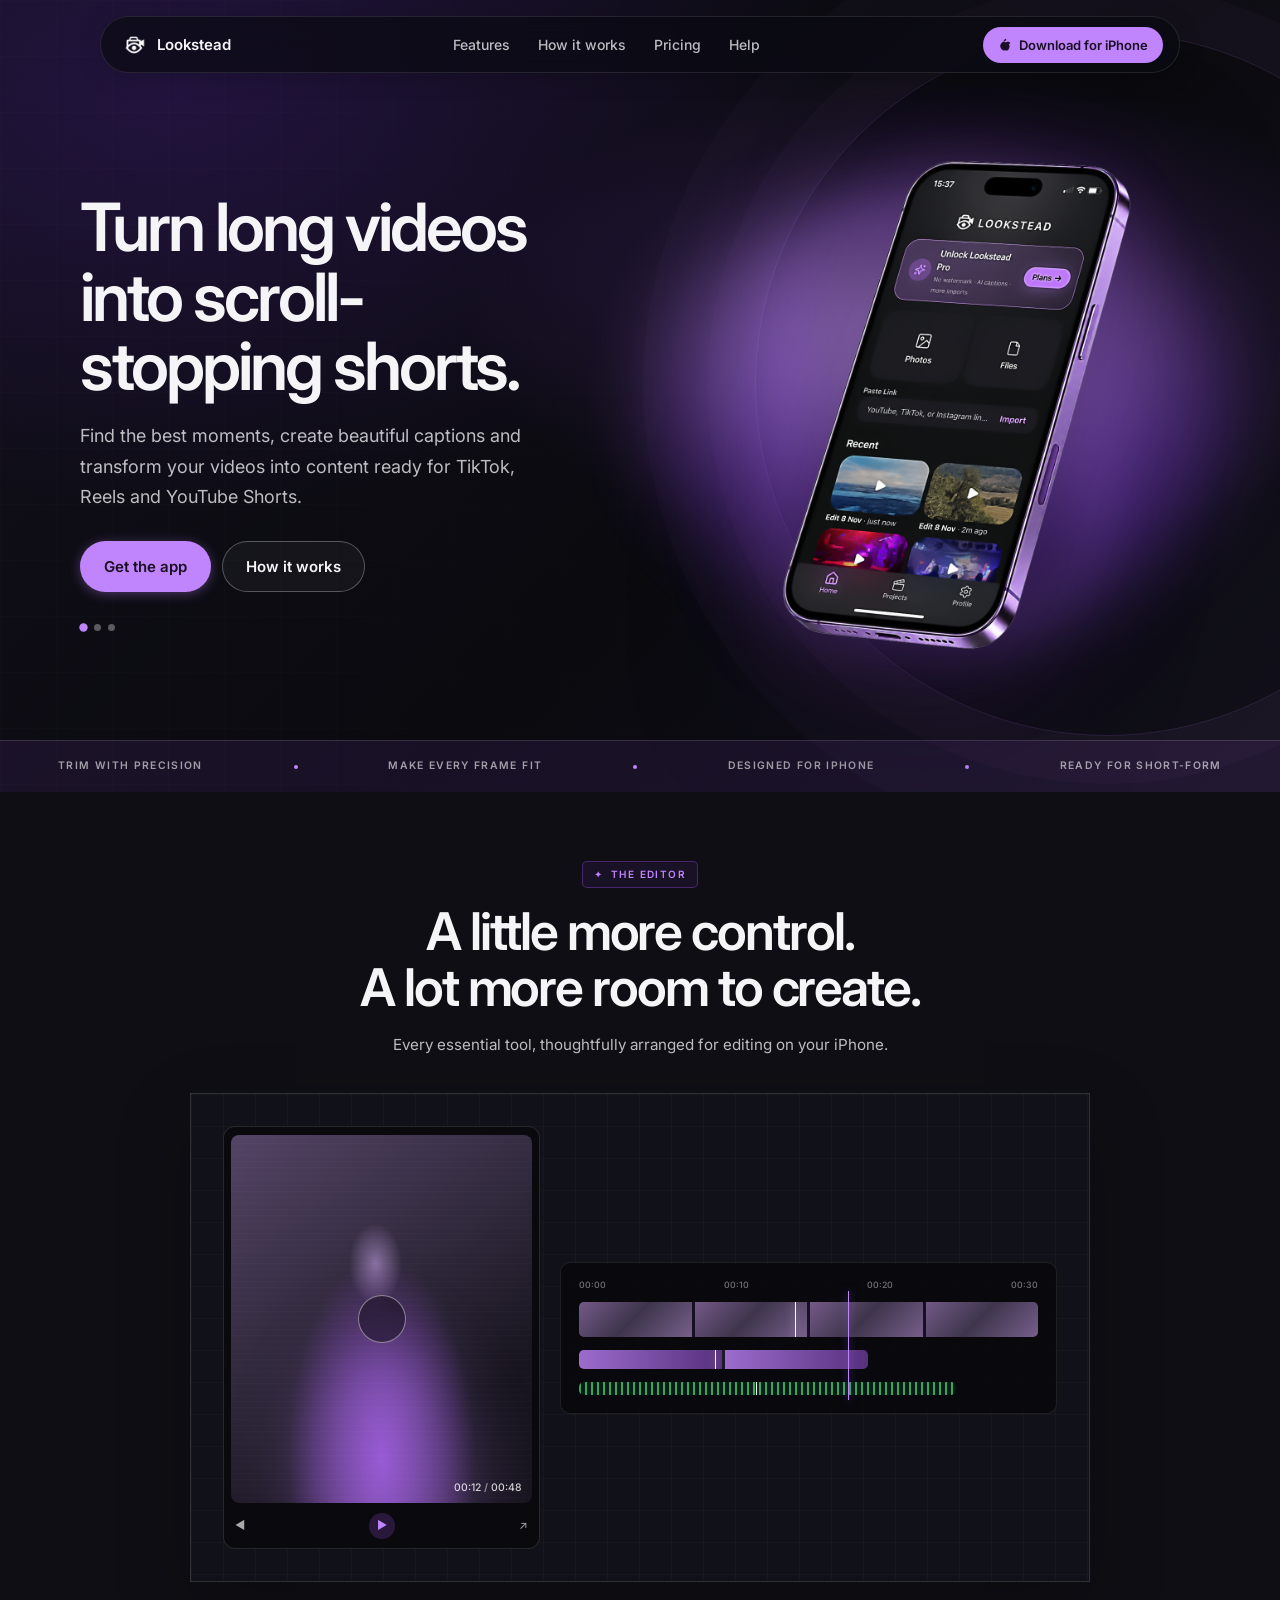
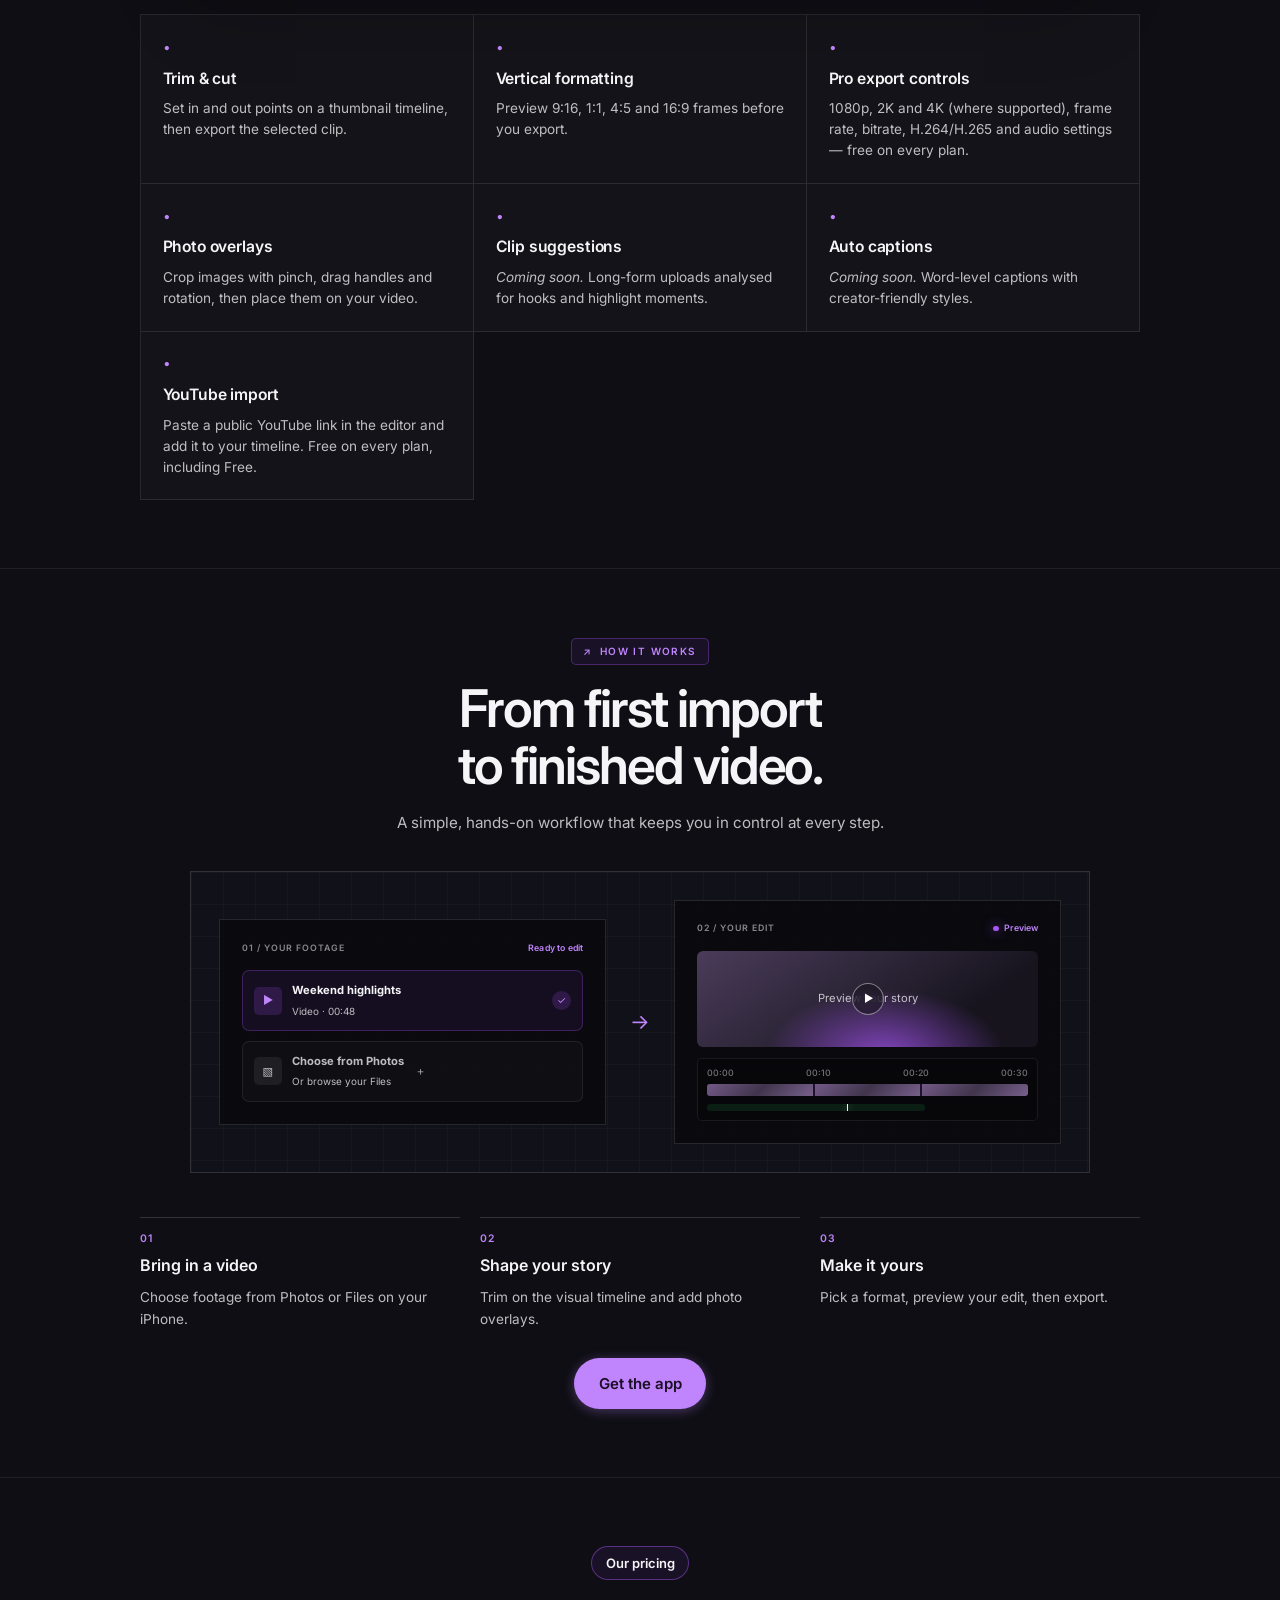
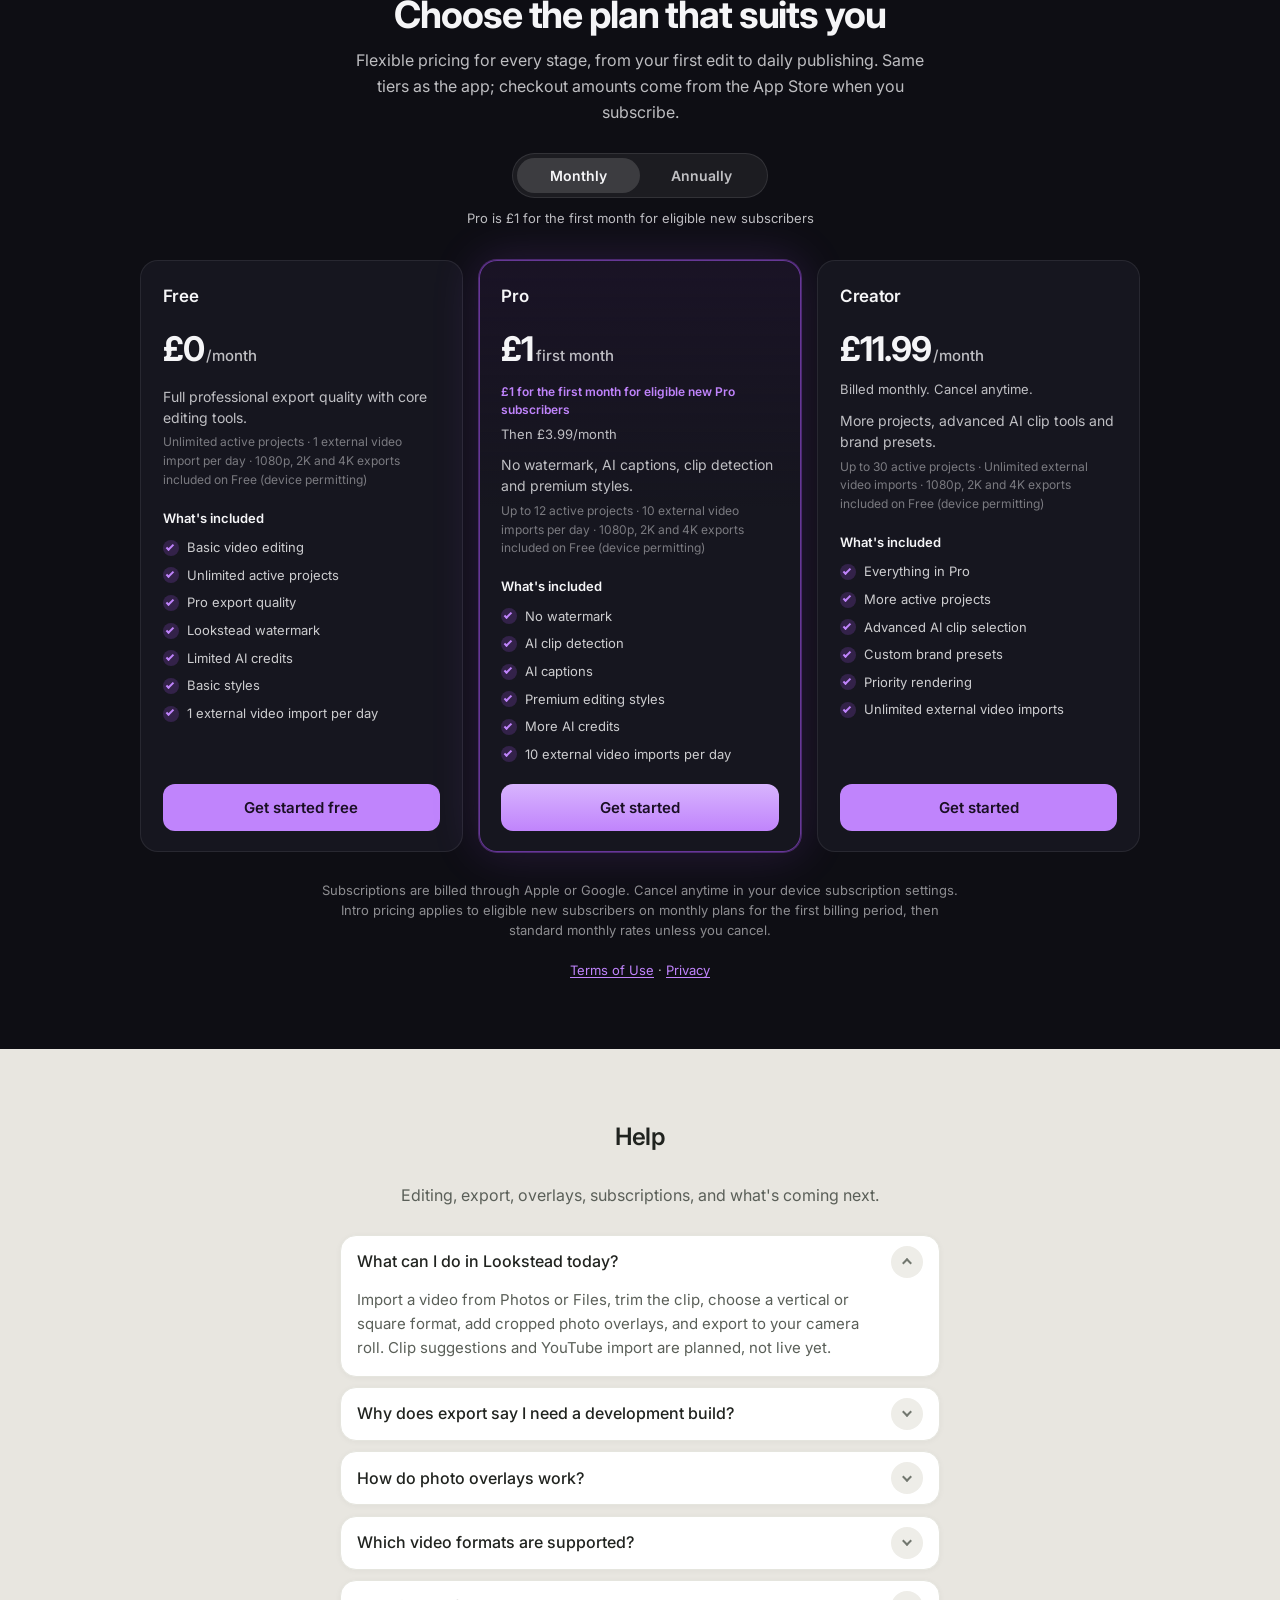
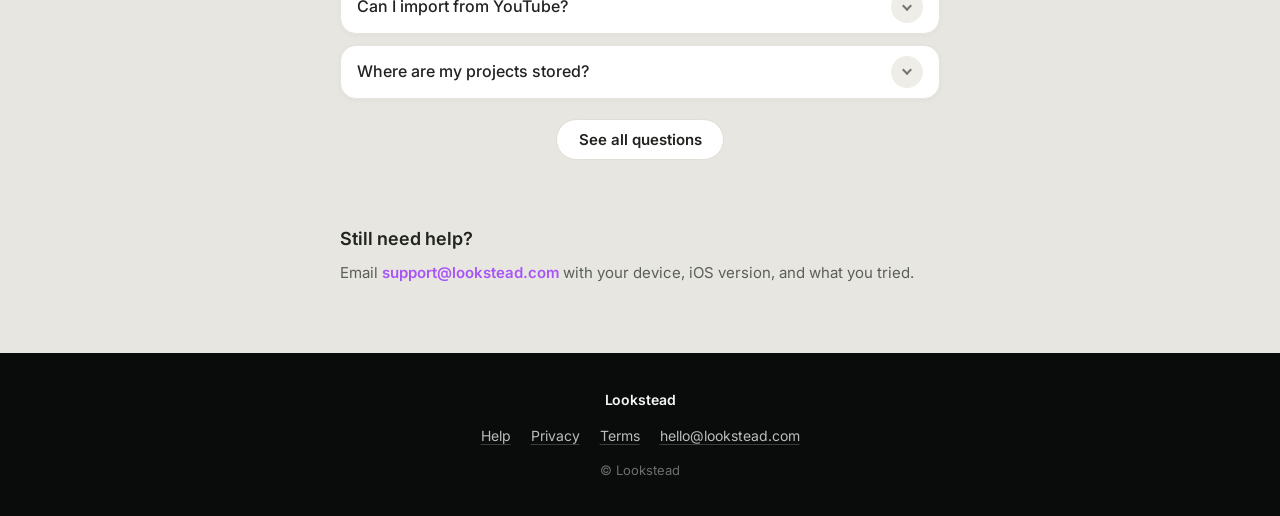
<file: index.html>
<!DOCTYPE html>
<html lang="en-GB">
  <head>
    <meta charset="utf-8" />
    <meta name="viewport" content="width=device-width, initial-scale=1" />
    <meta
      name="description"
      content="Lookstead: turn long videos into scroll-stopping shorts. Trim, format for TikTok and Reels, add photo overlays, and export from your iPhone." />
    <meta
      name="keywords"
      content="Lookstead, mobile video editor, short form video, TikTok editor, Reels, captions, trim video iPhone" />
    <meta name="robots" content="index, follow, max-image-preview:large, max-snippet:-1, max-video-preview:-1" />
    <meta name="author" content="Lookstead" />
    <meta name="theme-color" content="#0a0a0f" />
    <title>Lookstead | Turn long videos into scroll-stopping shorts</title>
    <link rel="canonical" href="https://lookstead.com/" />
    <link rel="manifest" href="/site.webmanifest" />
    <meta property="og:type" content="website" />
    <meta property="og:site_name" content="Lookstead" />
    <meta property="og:locale" content="en_GB" />
    <meta property="og:url" content="https://lookstead.com/" />
    <meta property="og:title" content="Lookstead | Turn long videos into scroll-stopping shorts" />
    <meta
      property="og:description"
      content="Find the best moments, create beautiful captions and transform your videos into content ready for TikTok, Reels and YouTube Shorts." />
    <meta property="og:image" content="https://lookstead.com/assets/icon-256.png" />
    <link rel="icon" href="/favicon.ico" sizes="48x48" />
    <link rel="icon" href="/assets/icon-48.png" type="image/png" sizes="48x48" />
    <link rel="apple-touch-icon" href="/assets/icon-192.png" />
    <link rel="preconnect" href="https://fonts.googleapis.com" />
    <link rel="preconnect" href="https://fonts.gstatic.com" crossorigin />
    <link
      href="https://fonts.googleapis.com/css2?family=Inter:wght@400;500;600;700&display=swap"
      rel="stylesheet" />
    <link rel="stylesheet" href="/styles.css?v=20261108b" />
    <script src="/assets/auth-redirect.js"></script>
  </head>
  <body data-nav-active="home" data-single-page="true">
    <header class="site-header" id="site-header"></header>

    <main>
      <section class="hero" id="top" aria-label="Introduction">
        <div class="hero-inner">
          <div class="hero-content">
            <div class="hero-slides">
              <article class="hero-slide is-active" data-slide="0">
                <h1>Turn long videos into scroll-stopping shorts.</h1>
                <p class="hero-lead">
                  Find the best moments, create beautiful captions and transform your videos into content
                  ready for TikTok, Reels and YouTube Shorts.
                </p>
              </article>
              <article class="hero-slide" data-slide="1">
                <p class="hero-headline">Edit on your iPhone.</p>
                <p class="hero-lead">
                  Import from Photos or Files, trim with a visual timeline, pick vertical or square formats,
                  and add cropped photo overlays with a precise crop editor.
                </p>
              </article>
              <article class="hero-slide" data-slide="2">
                <p class="hero-headline">Smarter workflows, coming soon.</p>
                <p class="hero-lead">
                  Automatic clip suggestions, animated captions, and free YouTube timeline import are
                  available today. The mobile editor stays fast and reliable.
                </p>
              </article>
            </div>
            <div class="hero-actions">
              <a class="btn btn-primary app-store-link" href="/download/">Get the app</a>
              <a class="btn btn-ghost nav-scroll" href="#how">How it works</a>
            </div>
            <div class="hero-dots" role="tablist" aria-label="Hero slides">
              <button type="button" class="dot is-active" data-goto="0" aria-label="Slide 1" aria-selected="true"></button>
              <button type="button" class="dot" data-goto="1" aria-label="Slide 2" aria-selected="false"></button>
              <button type="button" class="dot" data-goto="2" aria-label="Slide 3" aria-selected="false"></button>
            </div>
          </div>
          <div class="hero-art" aria-hidden="true">
            <img
              class="hero-mockup"
              src="/assets/Lookstead%20App%20iPhone%20Mockup.png"
              alt=""
              width="1024"
              height="1024"
              decoding="async"
              fetchpriority="high" />
          </div>
        </div>
        <div class="hero-proof-strip" aria-label="Made for your editing workflow">
          <span>TRIM WITH PRECISION</span><i></i>
          <span>MAKE EVERY FRAME FIT</span><i></i>
          <span>DESIGNED FOR IPHONE</span><i></i>
          <span>READY FOR SHORT-FORM</span>
        </div>
      </section>

      <section class="section section-dark home-section" id="features" aria-labelledby="features-heading">
        <div class="section-inner">
          <header class="showcase-heading">
            <p class="section-kicker"><span aria-hidden="true">✦</span> THE EDITOR</p>
            <h2 id="features-heading">A little more control.<br />A lot more room to create.</h2>
            <p>Every essential tool, thoughtfully arranged for editing on your iPhone.</p>
          </header>
          <div class="editor-showcase" aria-hidden="true">
            <div class="editor-showcase-screen">
              <div class="editor-showcase-video">
                <span class="editor-showcase-glow"></span>
                <span class="editor-showcase-play"></span>
                <span class="editor-showcase-time">00:12 <b>/</b> 00:48</span>
              </div>
              <div class="editor-showcase-controls">
                <span>◀</span><span class="editor-showcase-control-play">▶</span><span>↗</span>
              </div>
            </div>
            <div class="editor-showcase-timeline">
              <div class="editor-showcase-ruler"><span>00:00</span><span>00:10</span><span>00:20</span><span>00:30</span></div>
              <div class="editor-showcase-track"><i></i><i></i><i></i><i></i><b></b></div>
              <div class="editor-showcase-track editor-showcase-track-overlay"><i></i><i></i><b></b></div>
              <div class="editor-showcase-track editor-showcase-track-audio"><i></i><b></b></div>
              <span class="editor-showcase-cursor"></span>
            </div>
          </div>
          <ul class="feature-grid">
            <li>
              <h3>Trim &amp; cut</h3>
              <p>Set in and out points on a thumbnail timeline, then export the selected clip.</p>
            </li>
            <li>
              <h3>Vertical formatting</h3>
              <p>Preview 9:16, 1:1, 4:5 and 16:9 frames before you export.</p>
            </li>
            <li>
              <h3>Pro export controls</h3>
              <p>1080p, 2K and 4K (where supported), frame rate, bitrate, H.264/H.265 and audio settings — free on every plan.</p>
            </li>
            <li>
              <h3>Photo overlays</h3>
              <p>Crop images with pinch, drag handles and rotation, then place them on your video.</p>
            </li>
            <li>
              <h3>Clip suggestions</h3>
              <p><em>Coming soon.</em> Long-form uploads analysed for hooks and highlight moments.</p>
            </li>
            <li>
              <h3>Auto captions</h3>
              <p><em>Coming soon.</em> Word-level captions with creator-friendly styles.</p>
            </li>
            <li>
              <h3>YouTube import</h3>
              <p>Paste a public YouTube link in the editor and add it to your timeline. Free on every plan, including Free.</p>
            </li>
          </ul>
        </div>
      </section>

      <section class="section section-dark home-section" id="how" aria-labelledby="how-heading">
        <div class="section-inner workflow-inner">
          <header class="showcase-heading">
            <p class="section-kicker"><span aria-hidden="true">↗</span> HOW IT WORKS</p>
            <h2 id="how-heading">From first import<br />to finished video.</h2>
            <p>A simple, hands-on workflow that keeps you in control at every step.</p>
          </header>
          <div class="workflow-board" aria-hidden="true">
            <div class="workflow-board-pane">
              <div class="workflow-pane-label"><span>01 / YOUR FOOTAGE</span><span>Ready to edit</span></div>
              <div class="workflow-source-card">
                <span class="workflow-source-icon">▶</span>
                <span><b>Weekend highlights</b><small>Video · 00:48</small></span>
                <span class="workflow-source-check">✓</span>
              </div>
              <div class="workflow-source-card workflow-source-card-muted">
                <span class="workflow-source-icon">▧</span>
                <span><b>Choose from Photos</b><small>Or browse your Files</small></span>
                <span>＋</span>
              </div>
            </div>
            <div class="workflow-board-arrow" aria-hidden="true">→</div>
            <div class="workflow-board-pane workflow-board-pane-edit">
              <div class="workflow-pane-label"><span>02 / YOUR EDIT</span><span class="workflow-live"><i></i> Preview</span></div>
              <div class="workflow-mini-preview"><span class="workflow-mini-play">▶</span><span>Preview your story</span></div>
              <div class="workflow-mini-timeline">
                <span class="workflow-mini-ruler"><i>00:00</i><i>00:10</i><i>00:20</i><i>00:30</i></span>
                <span class="workflow-mini-video"><i></i><i></i><i></i></span>
                <span class="workflow-mini-audio"><i></i></span>
              </div>
            </div>
          </div>
          <ol class="steps steps-on-dark workflow-steps">
            <li><span>01</span><strong>Bring in a video</strong><p>Choose footage from Photos or Files on your iPhone.</p></li>
            <li><span>02</span><strong>Shape your story</strong><p>Trim on the visual timeline and add photo overlays.</p></li>
            <li><span>03</span><strong>Make it yours</strong><p>Pick a format, preview your edit, then export.</p></li>
          </ol>
          <p class="section-cta-row">
            <a class="btn btn-primary app-store-link" href="/download/">Get the app</a>
          </p>
        </div>
      </section>

      <section class="section section-dark home-section home-pricing" id="pricing" aria-labelledby="pricing-heading">
        <div class="section-inner pricing-inner pricing-inner-wide">
          <header class="pricing-header pricing-header-centered">
            <p class="pricing-eyebrow">Our pricing</p>
            <h2 id="pricing-heading" class="pricing-title">Choose the plan that suits you</h2>
            <p class="pricing-intro">
              Flexible pricing for every stage, from your first edit to daily publishing. Same tiers as
              the app; checkout amounts come from the App Store when you subscribe.
            </p>
          </header>

          <div class="billing-toggle billing-toggle-centered" role="group" aria-label="Billing period">
            <div class="billing-toggle-track billing-toggle-track-compact">
              <button
                type="button"
                class="billing-segment is-active"
                id="billing-monthly"
                aria-pressed="true">
                Monthly
              </button>
              <button type="button" class="billing-segment" id="billing-annual" aria-pressed="false">
                Annually
              </button>
            </div>
            <p class="billing-hint" id="billing-hint">Intro offers on monthly plans</p>
          </div>

          <div id="plan-list" class="plan-list plan-list-grid" aria-live="polite"></div>

          <p class="pricing-fine pricing-fine-centered">
            Subscriptions are billed through Apple or Google. Cancel anytime in your device subscription
            settings. Intro pricing applies to eligible new subscribers on monthly plans for the first
            billing period, then standard monthly rates unless you cancel.
          </p>

          <p class="pricing-legal pricing-legal-centered">
            <a href="/terms/">Terms of Use</a>
            ·
            <a href="/privacy/">Privacy</a>
          </p>
        </div>
      </section>

      <section class="section section-muted home-section" id="help" aria-labelledby="help-heading">
        <div class="section-inner narrow home-help">
          <h2 id="help-heading" class="section-label section-label-dark">Help</h2>
          <p class="faq-page-lead">Editing, export, overlays, subscriptions, and what&apos;s coming next.</p>

          <div id="faq-list" class="faq-list"></div>
          <button type="button" class="faq-see-all" id="faq-see-all" hidden>See all questions</button>

          <section class="faq-contact">
            <h3 class="faq-contact-title">Still need help?</h3>
            <p>
              Email <a href="mailto:support@lookstead.com">support@lookstead.com</a> with your device, iOS
              version, and what you tried.
            </p>
          </section>
        </div>
      </section>
    </main>

    <footer class="site-footer" id="site-footer"></footer>

    <script src="/assets/site-chrome.js"></script>
    <script src="/assets/subscription-plans.js"></script>
    <script src="/assets/pricing-page.js"></script>
    <script src="/help.js"></script>
    <script src="/assets/scroll-nav.js"></script>
    <script src="/main.js" defer></script>
  </body>
</html>
</file>
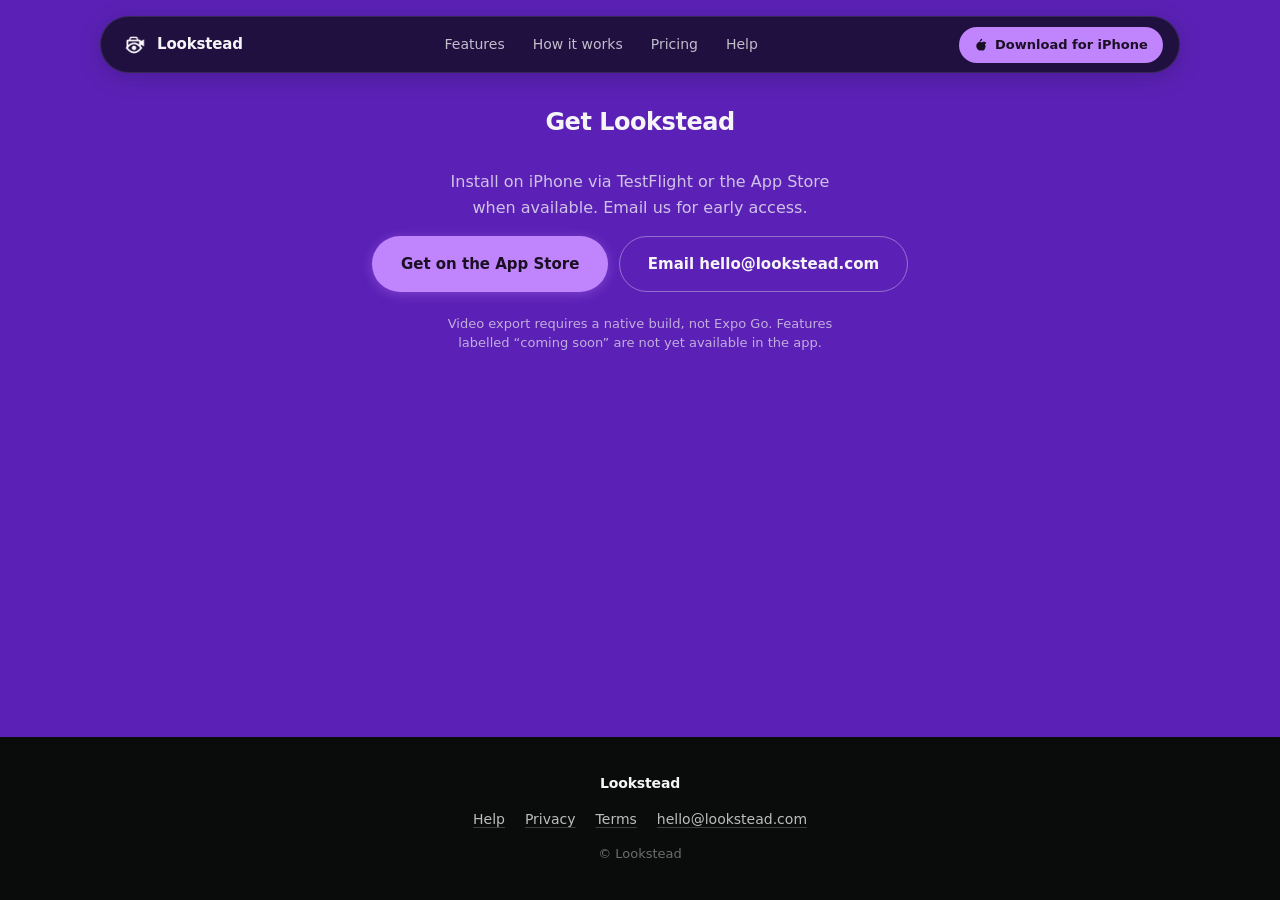
<file: download/index.html>
<!DOCTYPE html>
<html lang="en-GB">
  <head>
    <meta charset="utf-8" />
    <meta name="viewport" content="width=device-width, initial-scale=1" />
    <meta
      name="description"
      content="Download Lookstead for iPhone: App Store and early access via email." />
    <meta name="robots" content="index, follow" />
    <title>Download | Lookstead</title>
    <link rel="canonical" href="https://lookstead.com/download/" />
    <link rel="icon" href="/favicon.ico" sizes="48x48" />
    <link rel="stylesheet" href="/styles.css" />
  </head>
  <body data-nav-active="download">
    <header class="site-header" id="site-header"></header>

    <main class="page-sub section-cta">
      <div class="section-inner narrow center">
        <h1 class="section-label">Get Lookstead</h1>
        <p>Install on iPhone via TestFlight or the App Store when available. Email us for early access.</p>
        <div class="download-actions">
          <a class="btn btn-primary btn-lg app-store-link" href="/download/">Get on the App Store</a>
          <a class="btn btn-ghost-on-dark btn-lg email-contact-link" href="mailto:hello@lookstead.com">
            Email hello@lookstead.com
          </a>
        </div>
        <p class="toast" id="site-toast" role="status" aria-live="polite" hidden></p>
        <p class="fine">
          Video export requires a native build, not Expo Go. Features labelled “coming soon” are not yet
          available in the app.
        </p>
      </div>
    </main>

    <footer class="site-footer" id="site-footer"></footer>
    <script src="/assets/site-chrome.js"></script>
    <script src="/main.js" defer></script>
  </body>
</html>
</file>
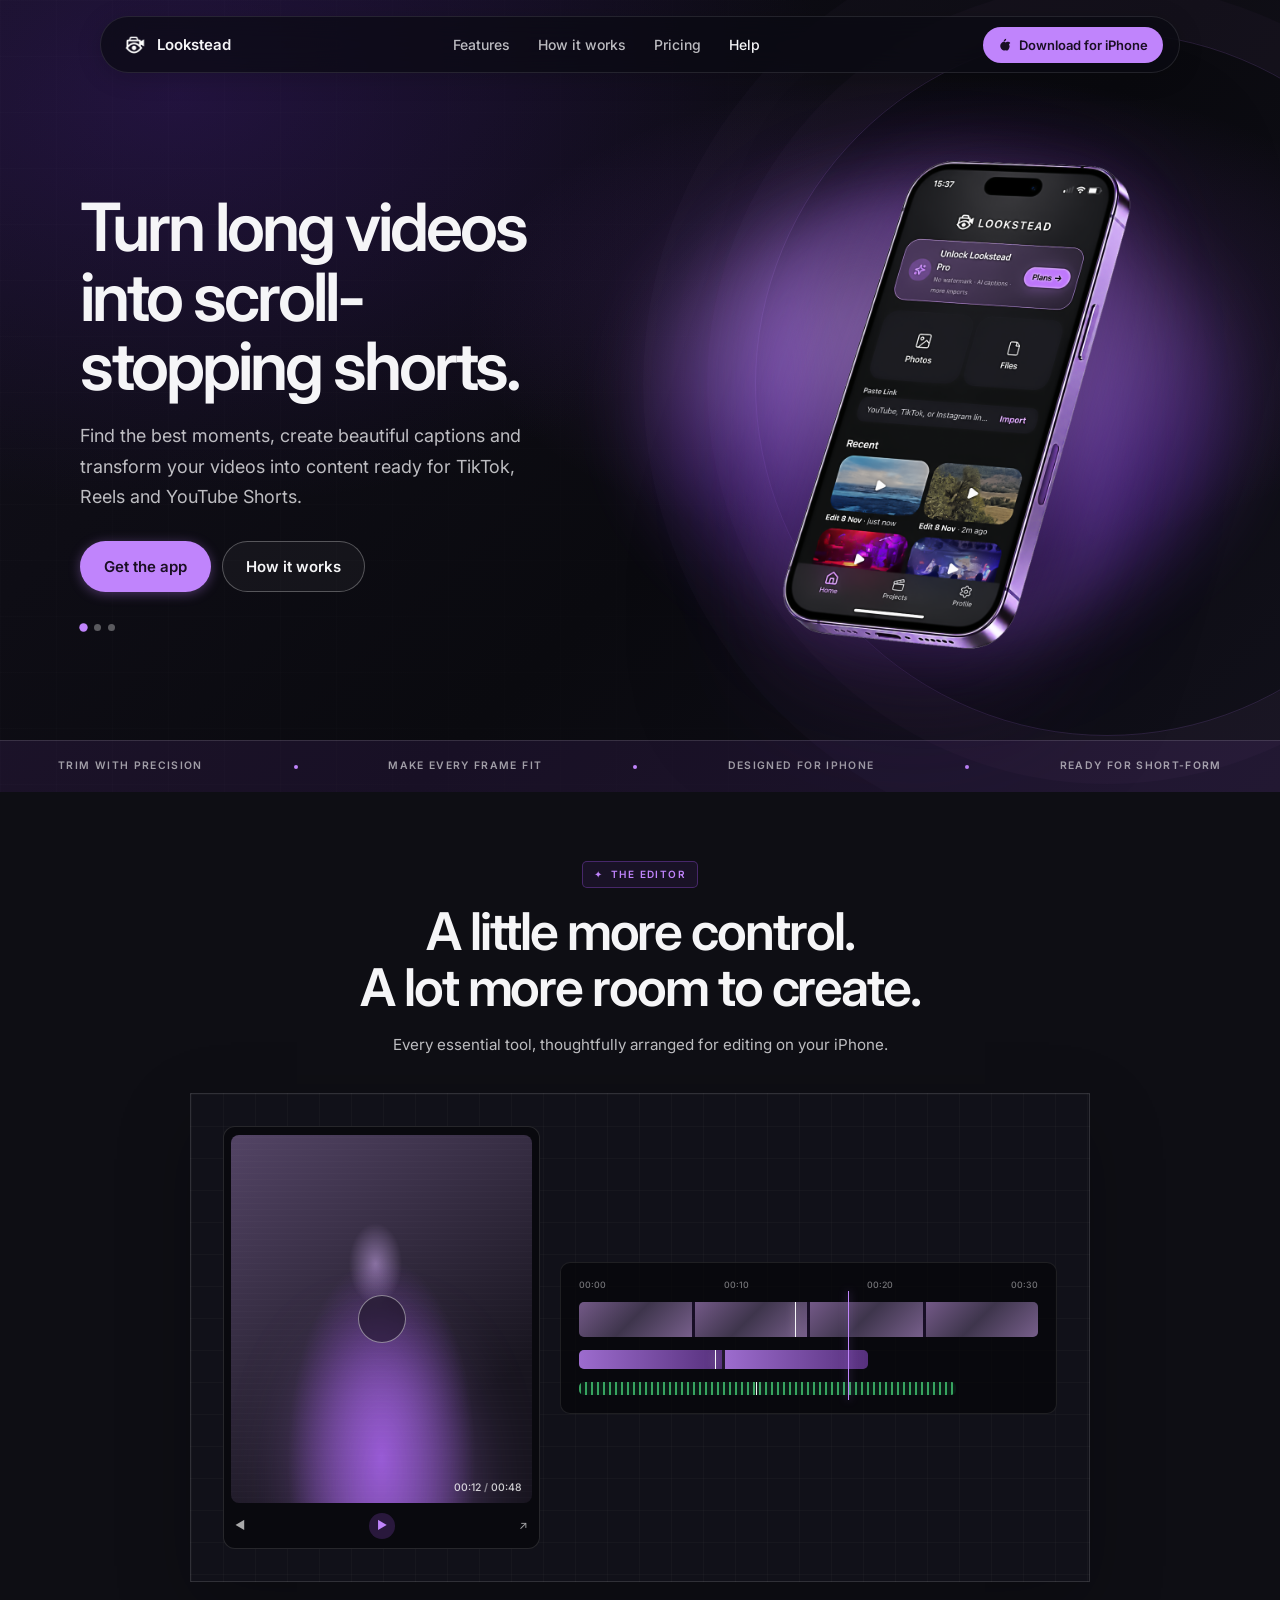
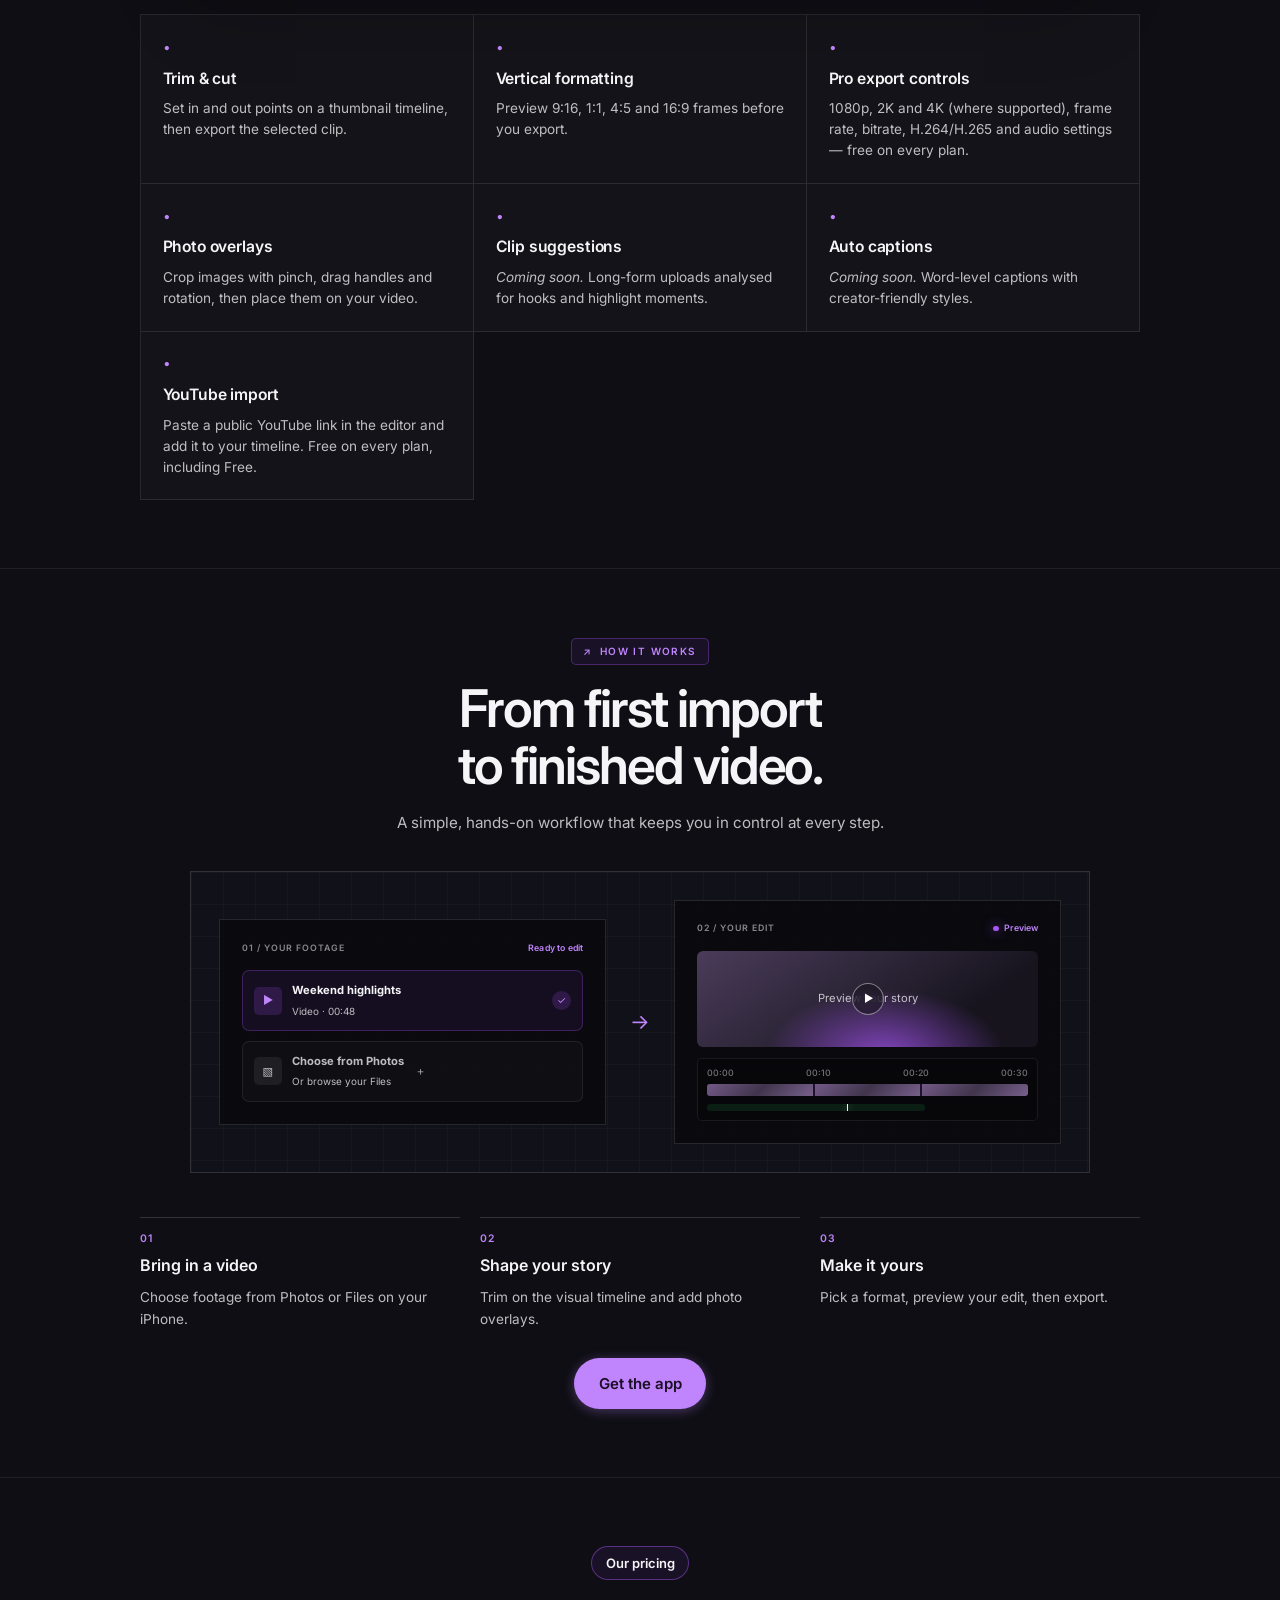
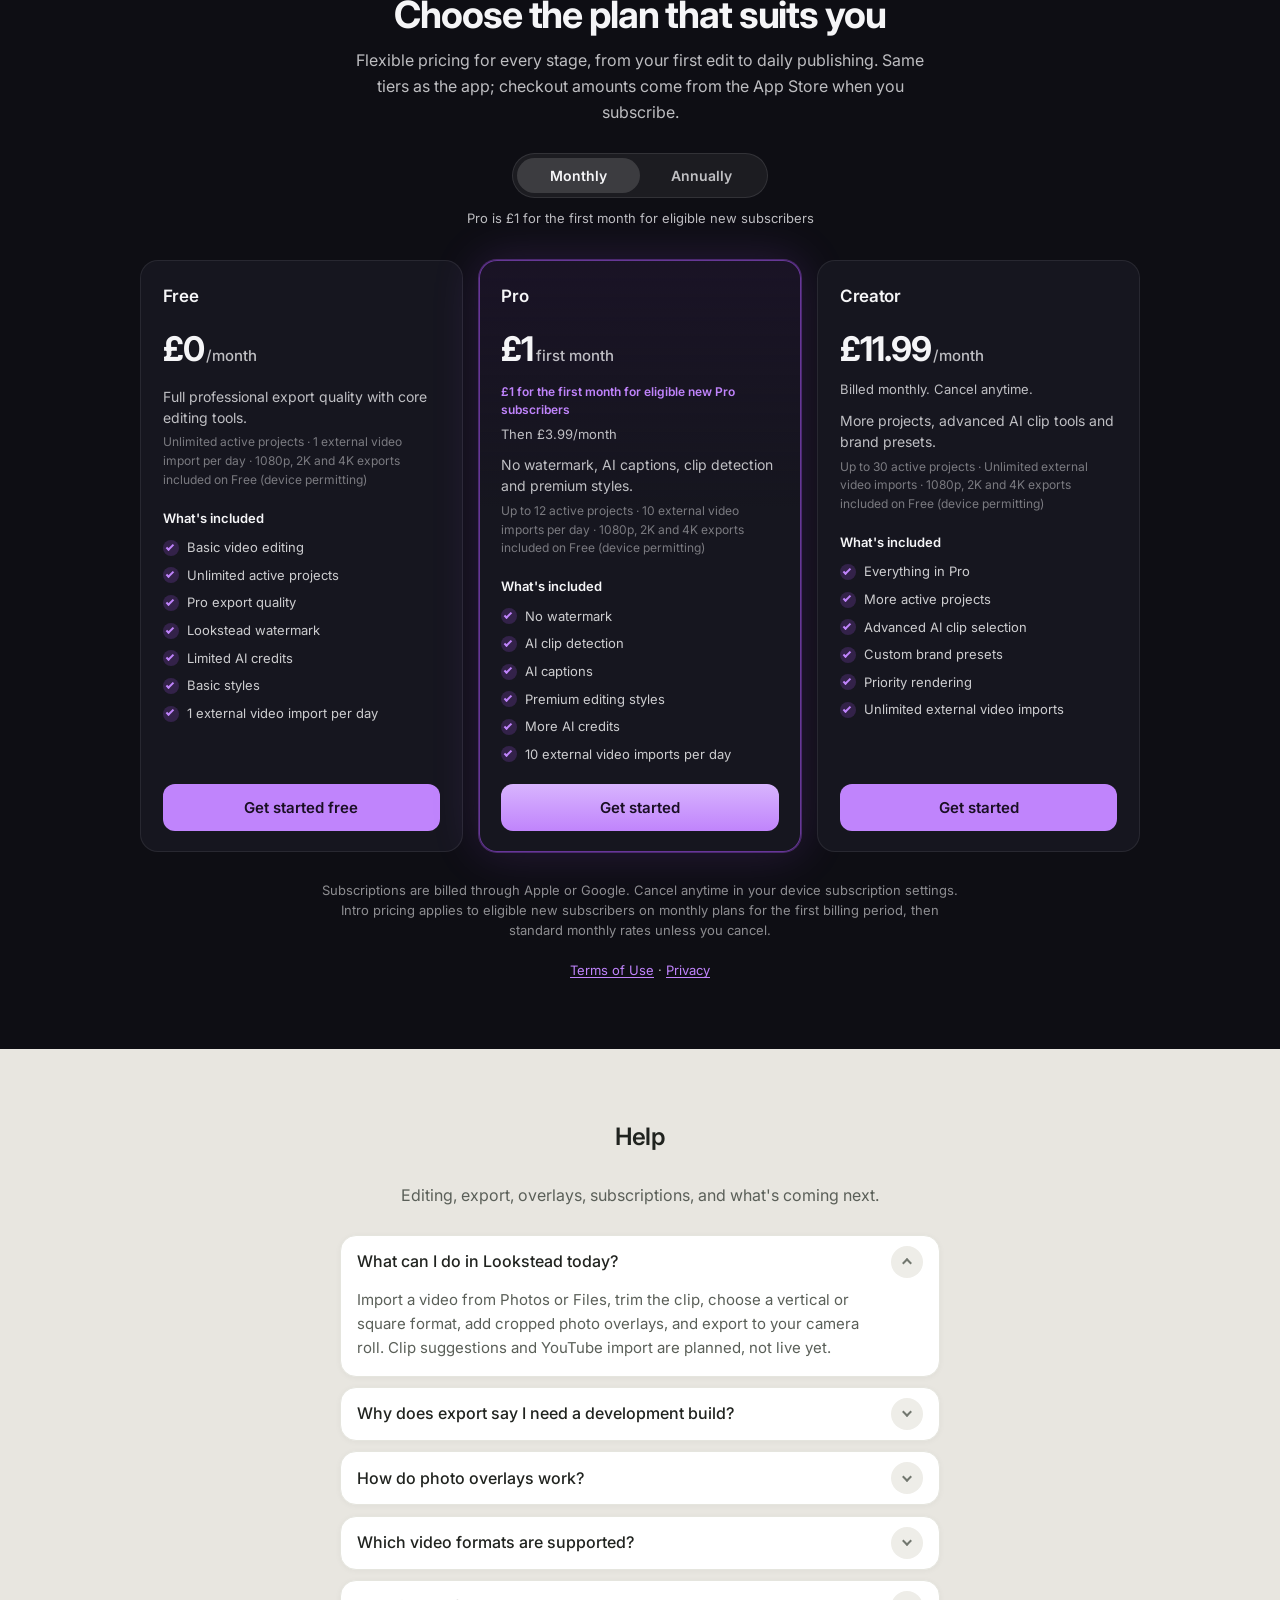
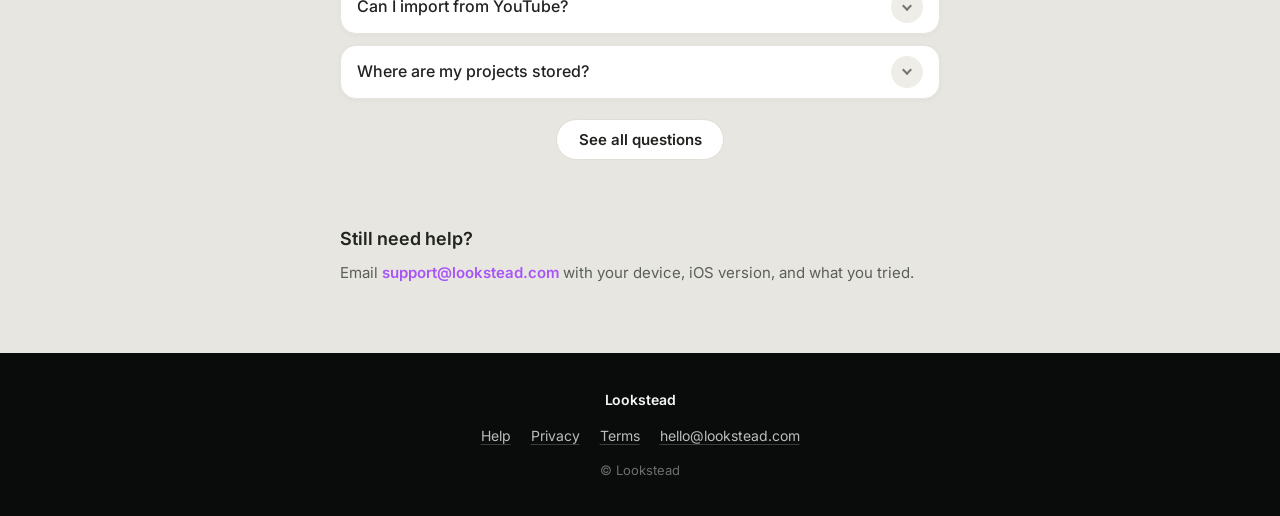
<file: features/index.html>
<!DOCTYPE html>
<html lang="en-GB">
  <head>
    <meta charset="utf-8" />
    <meta http-equiv="refresh" content="0; url=/#features" />
    <link rel="canonical" href="https://lookstead.com/#features" />
    <title>Redirecting…</title>
    <script>
      window.location.replace('/#features');
    </script>
  </head>
  <body>
    <p><a href="/#features">Go to Features on Lookstead</a></p>
  </body>
</html>
</file>
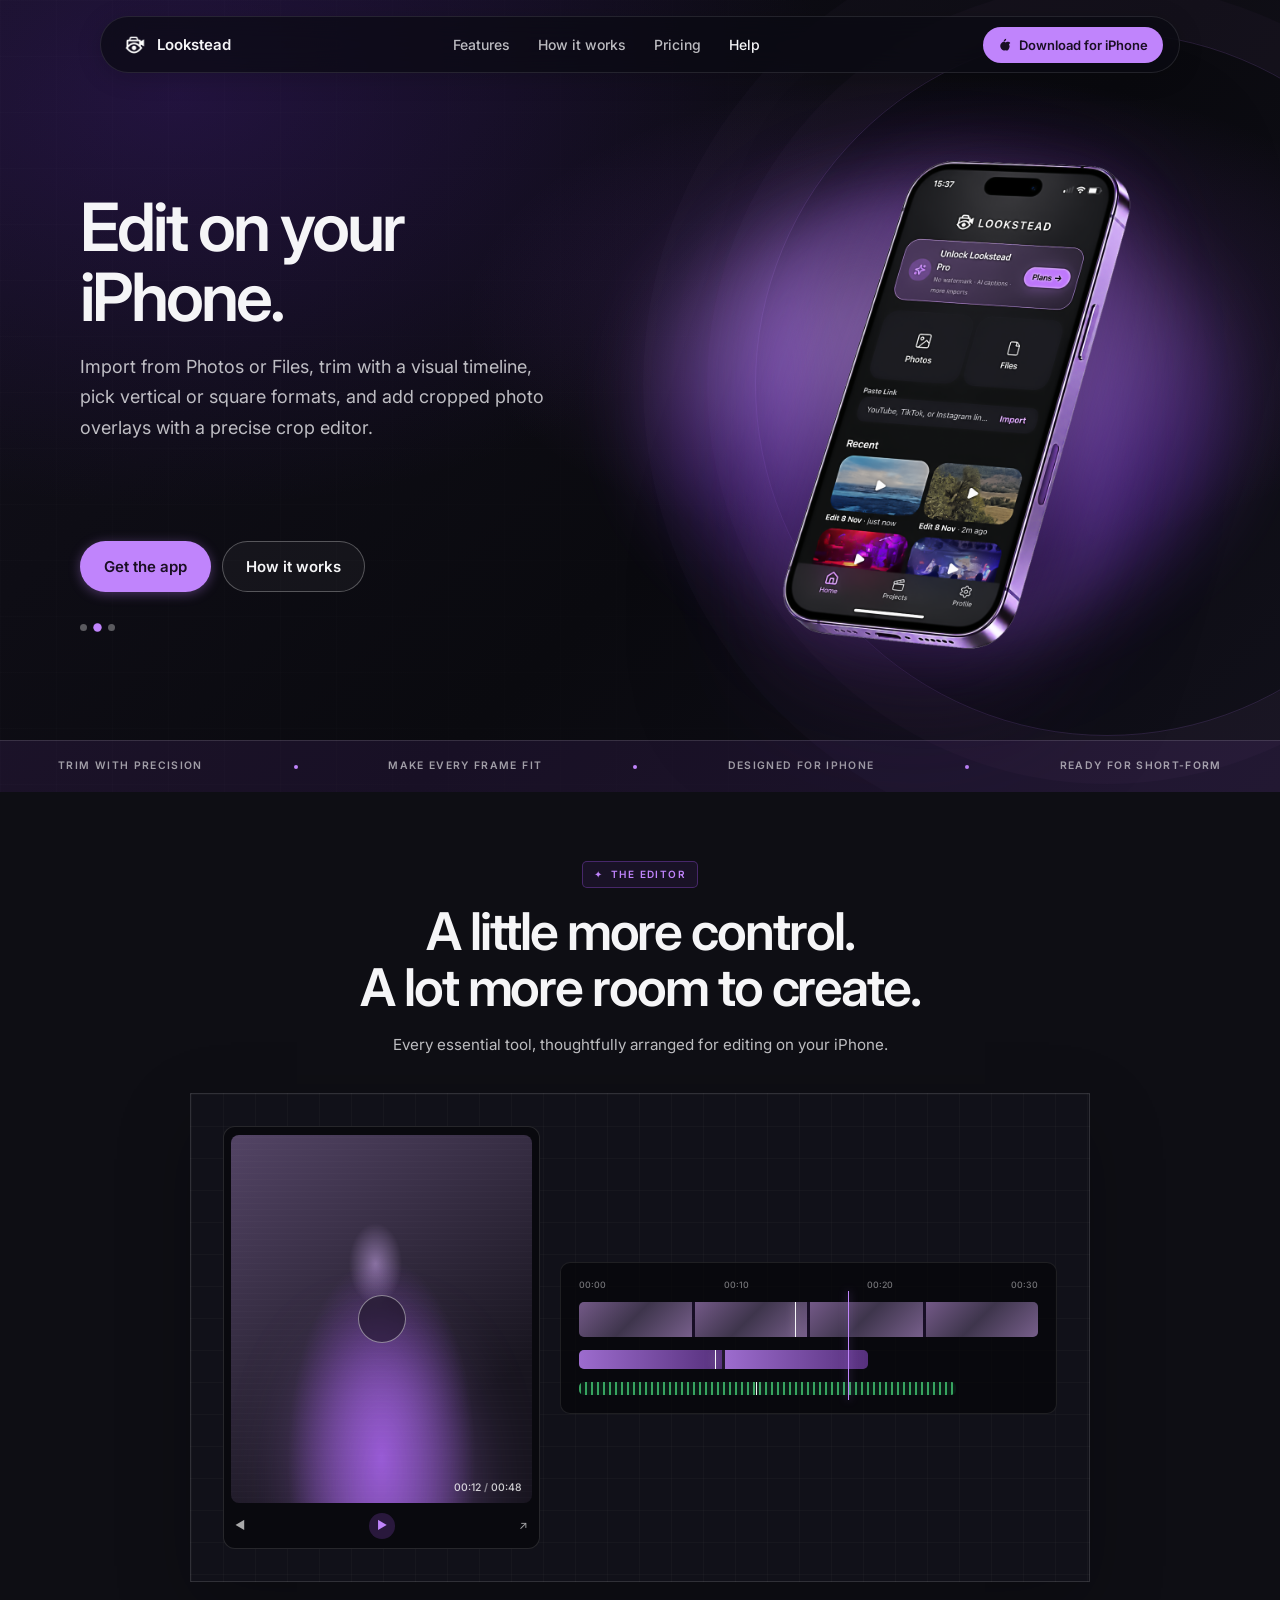
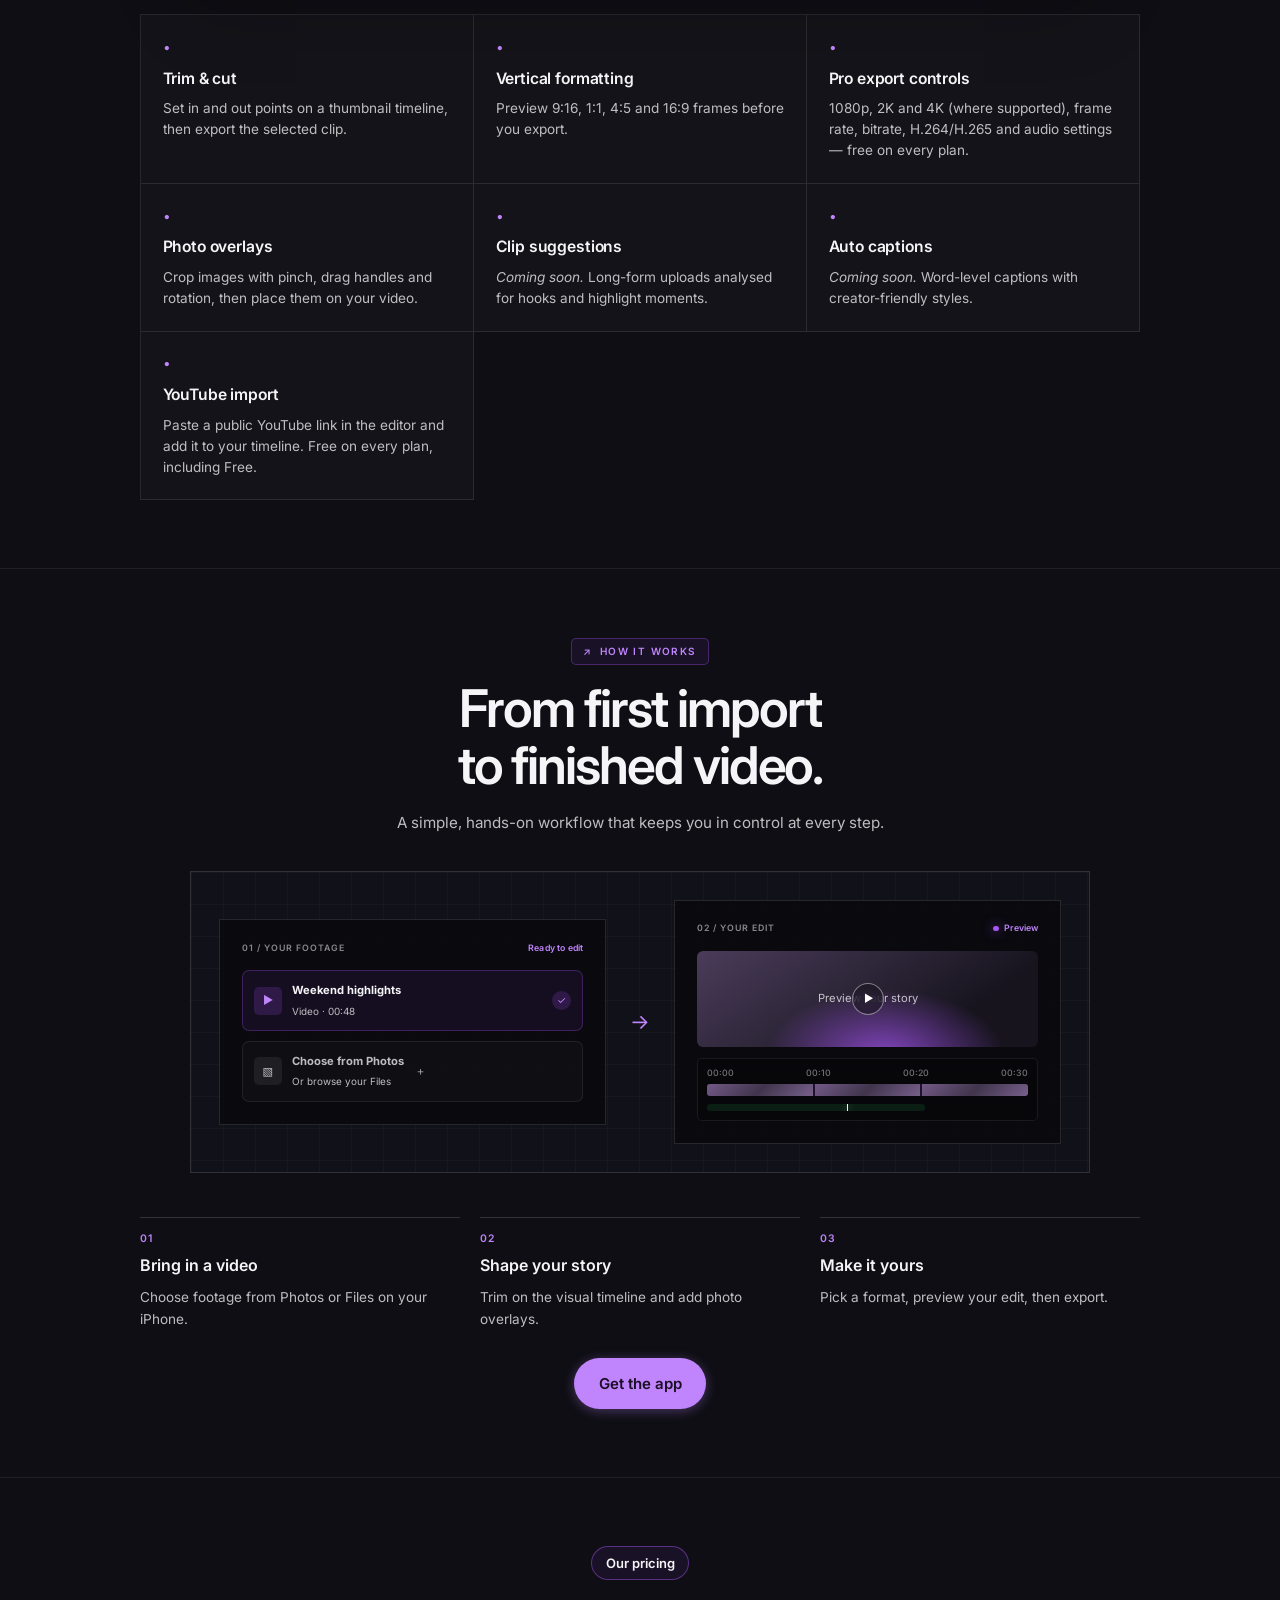
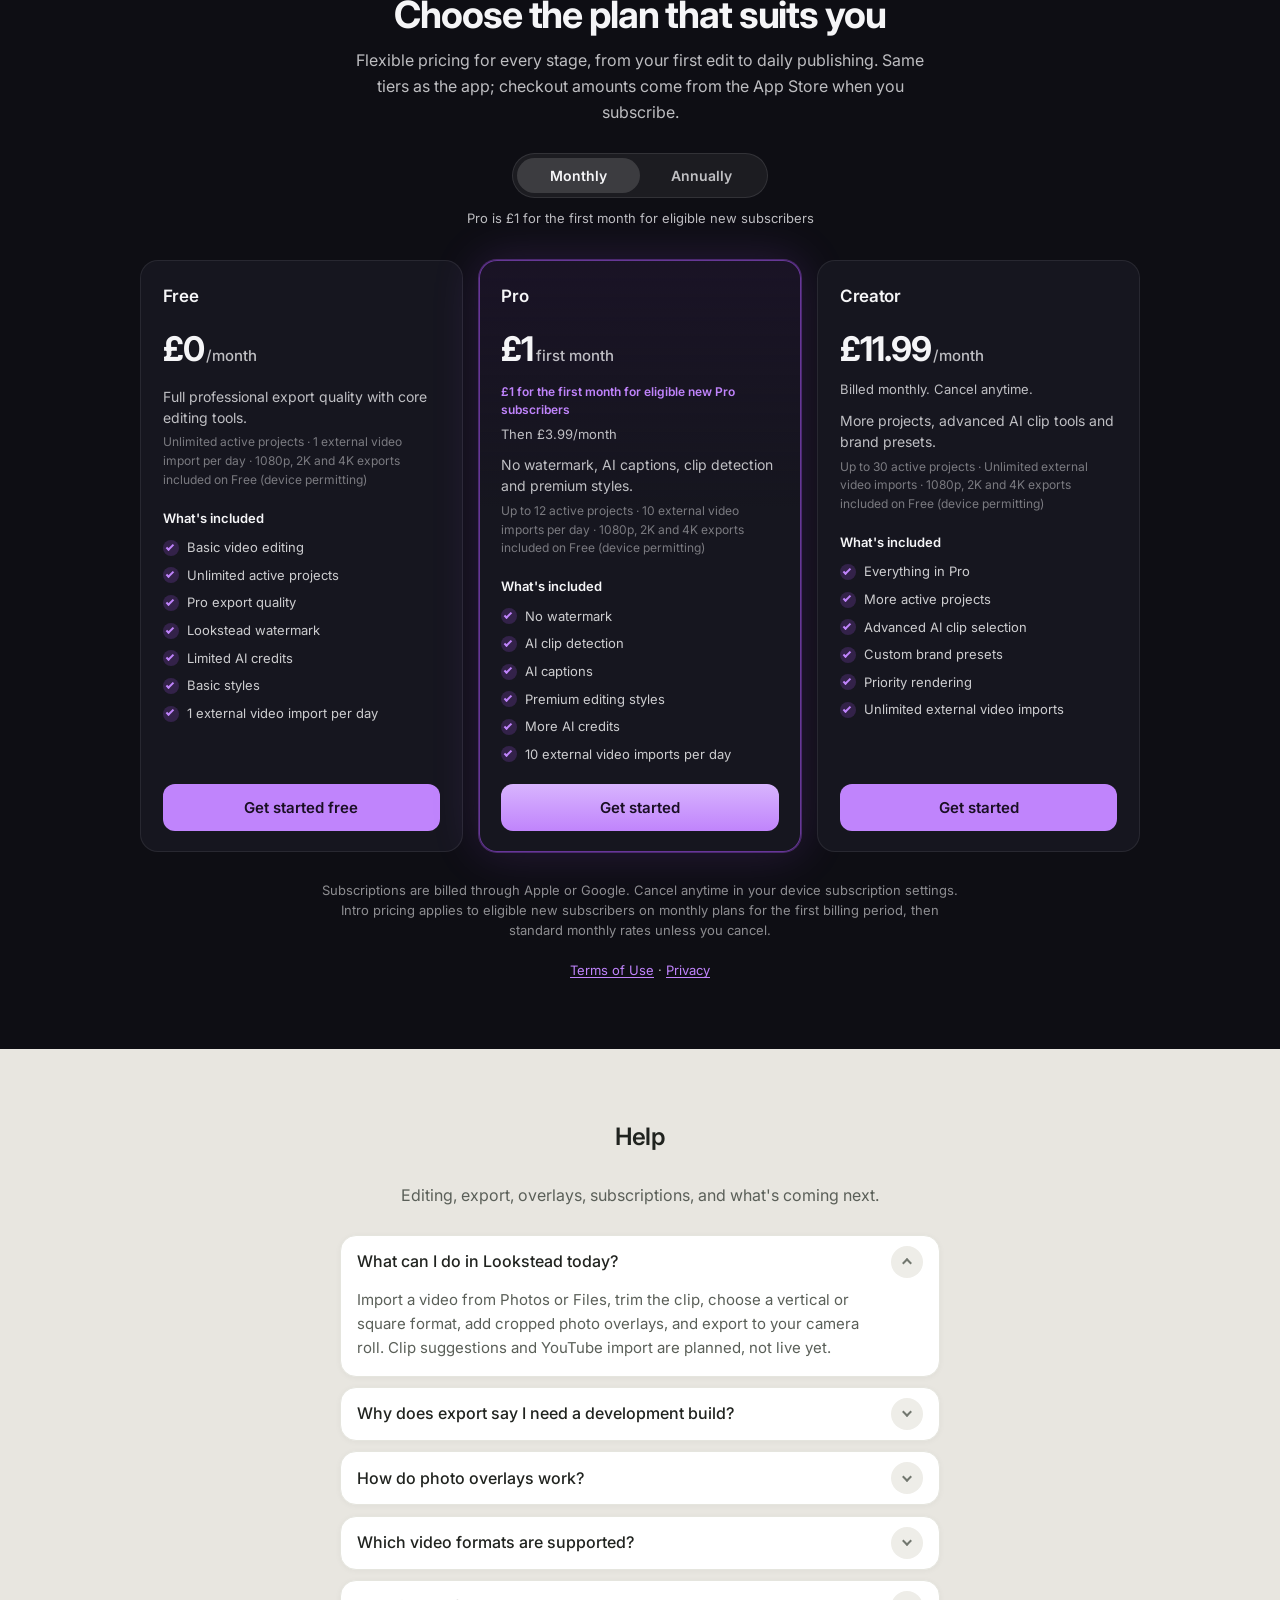
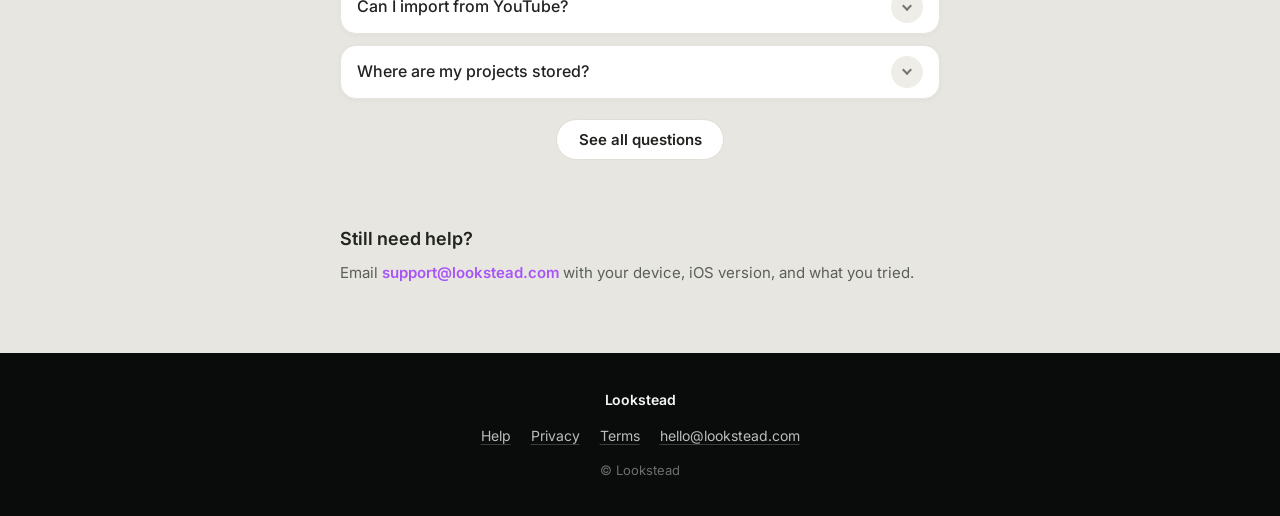
<file: help/index.html>
<!DOCTYPE html>
<html lang="en-GB">
  <head>
    <meta charset="utf-8" />
    <meta http-equiv="refresh" content="0; url=/#help" />
    <link rel="canonical" href="https://lookstead.com/#help" />
    <title>Redirecting…</title>
    <script>
      window.location.replace('/#help');
    </script>
  </head>
  <body>
    <p><a href="/#help">Go to Help on Lookstead</a></p>
  </body>
</html>
</file>
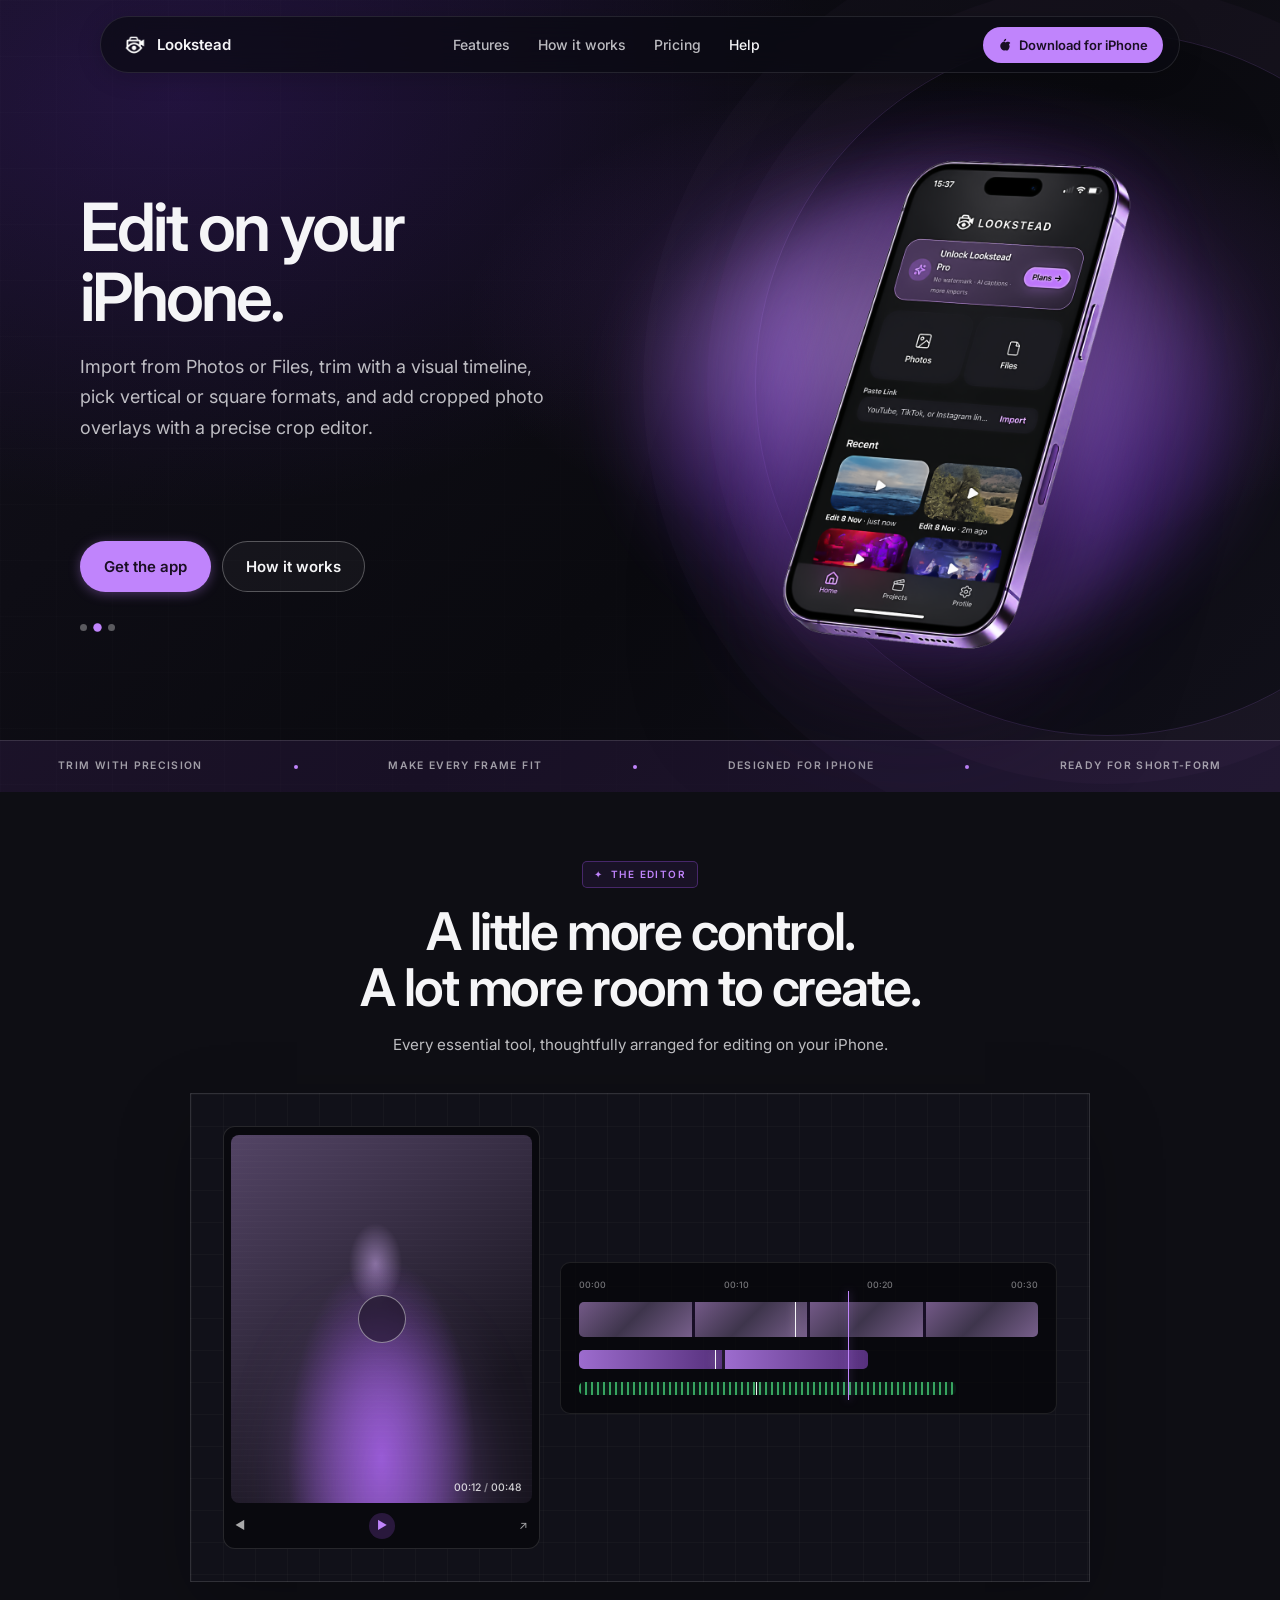
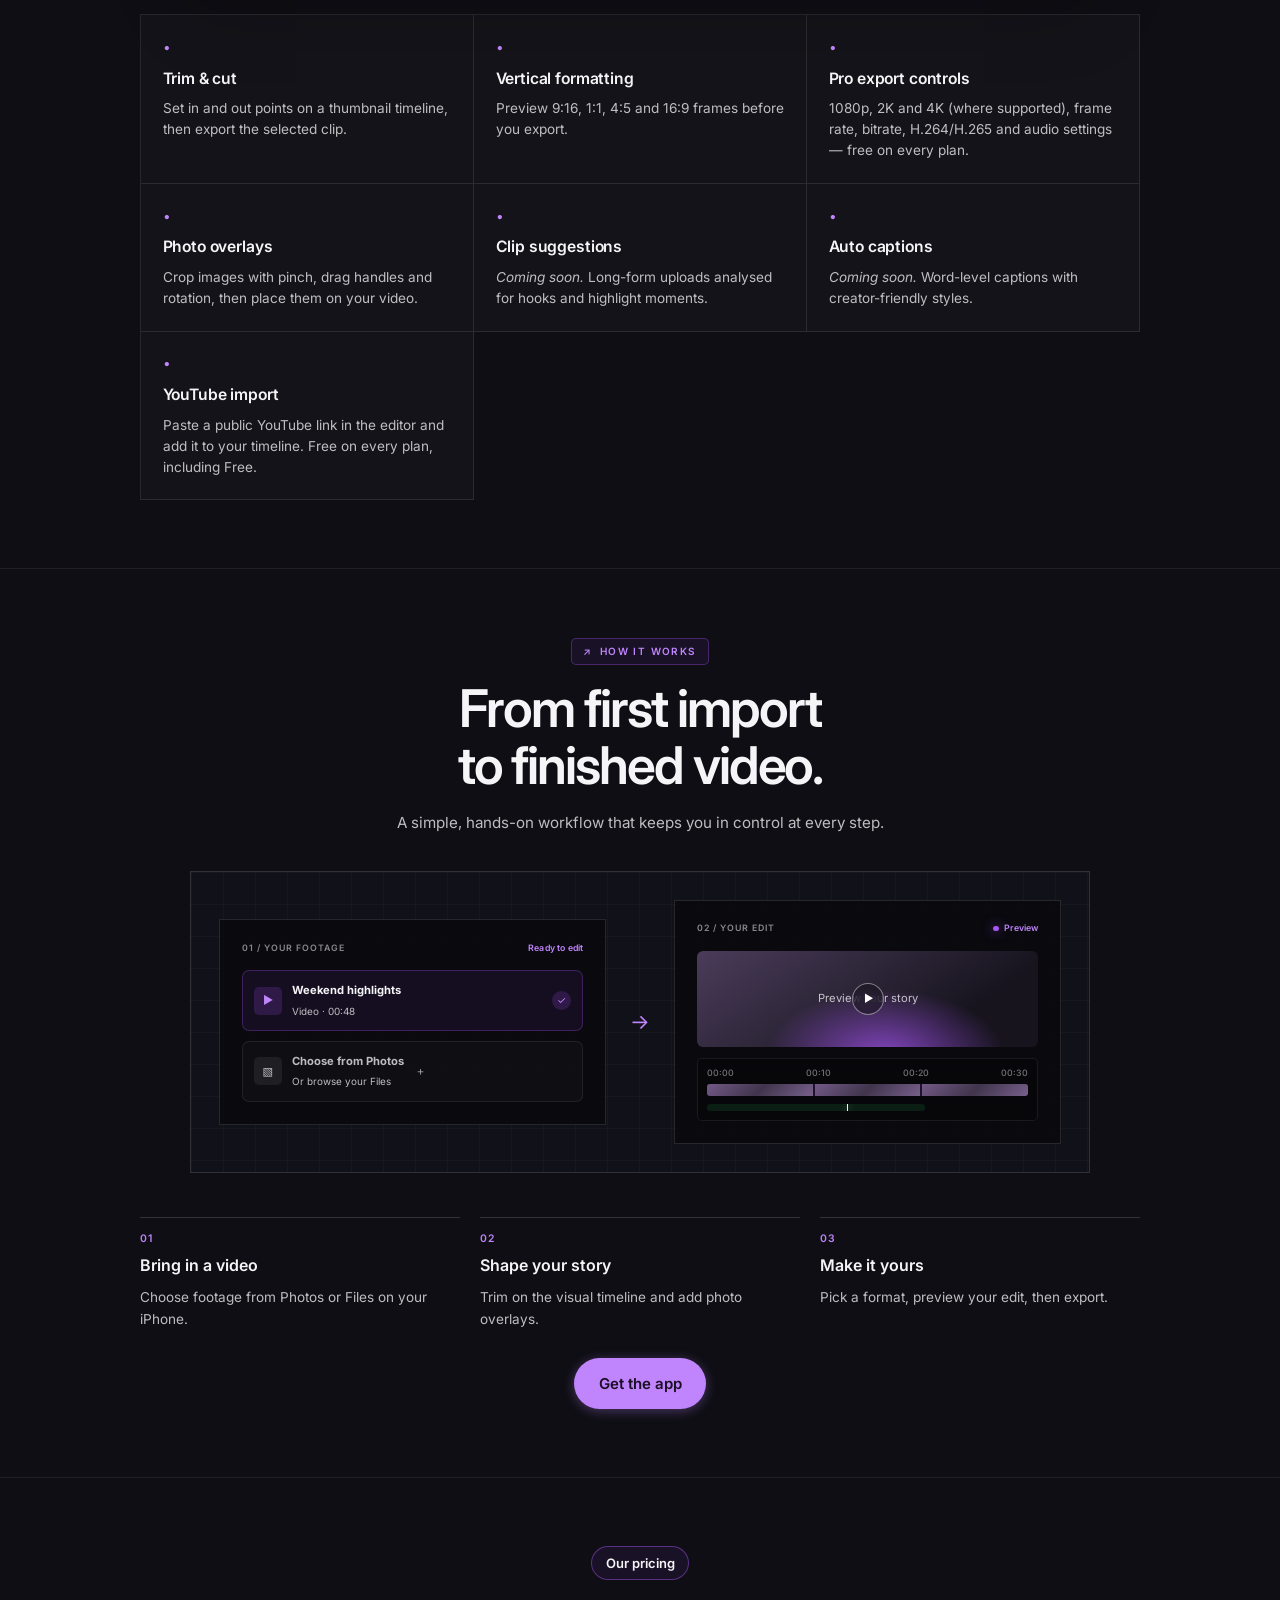
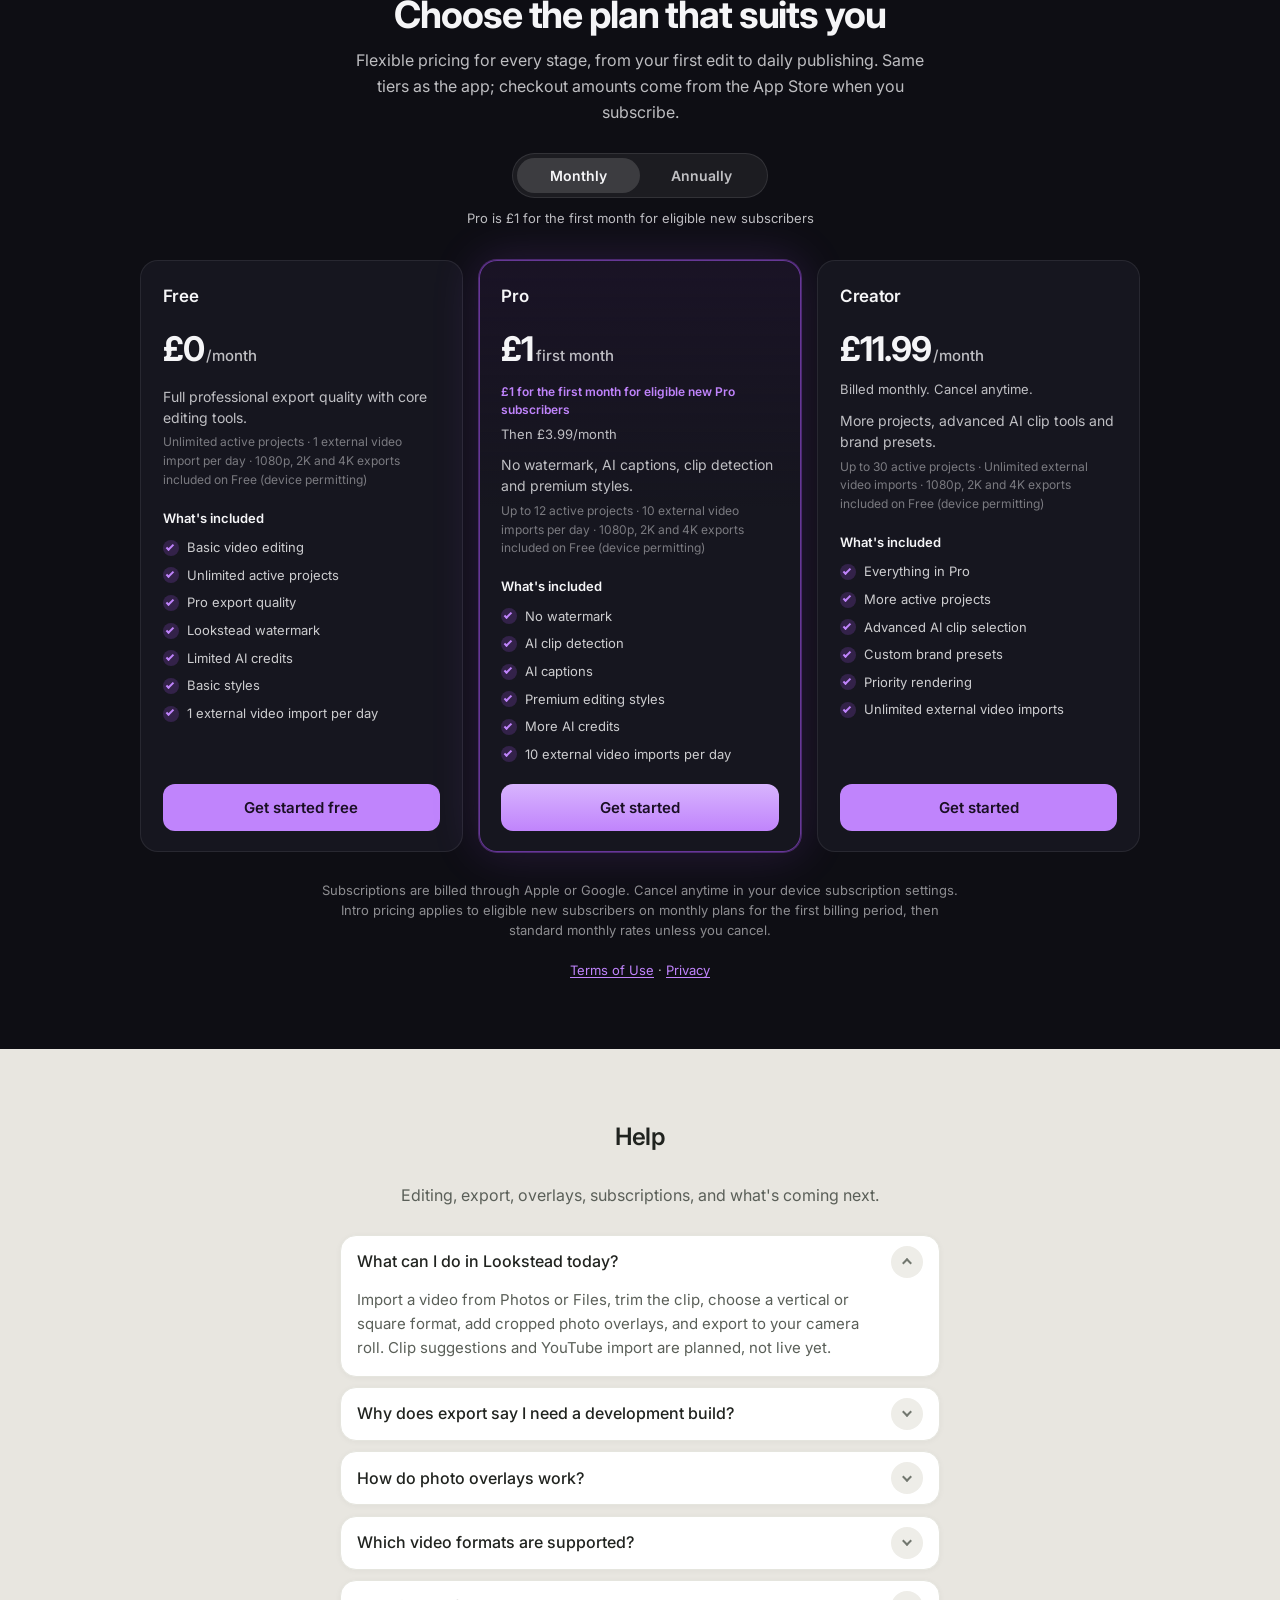
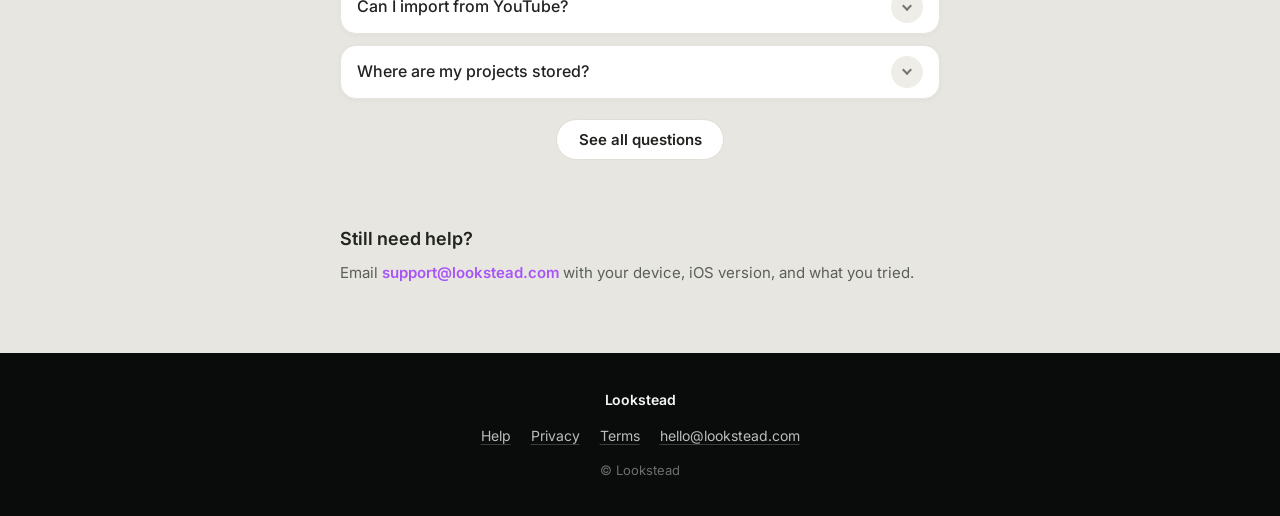
<file: how/index.html>
<!DOCTYPE html>
<html lang="en-GB">
  <head>
    <meta charset="utf-8" />
    <meta http-equiv="refresh" content="0; url=/#how" />
    <link rel="canonical" href="https://lookstead.com/#how" />
    <title>Redirecting…</title>
    <script>
      window.location.replace('/#how');
    </script>
  </head>
  <body>
    <p><a href="/#how">Go to How it works on Lookstead</a></p>
  </body>
</html>
</file>
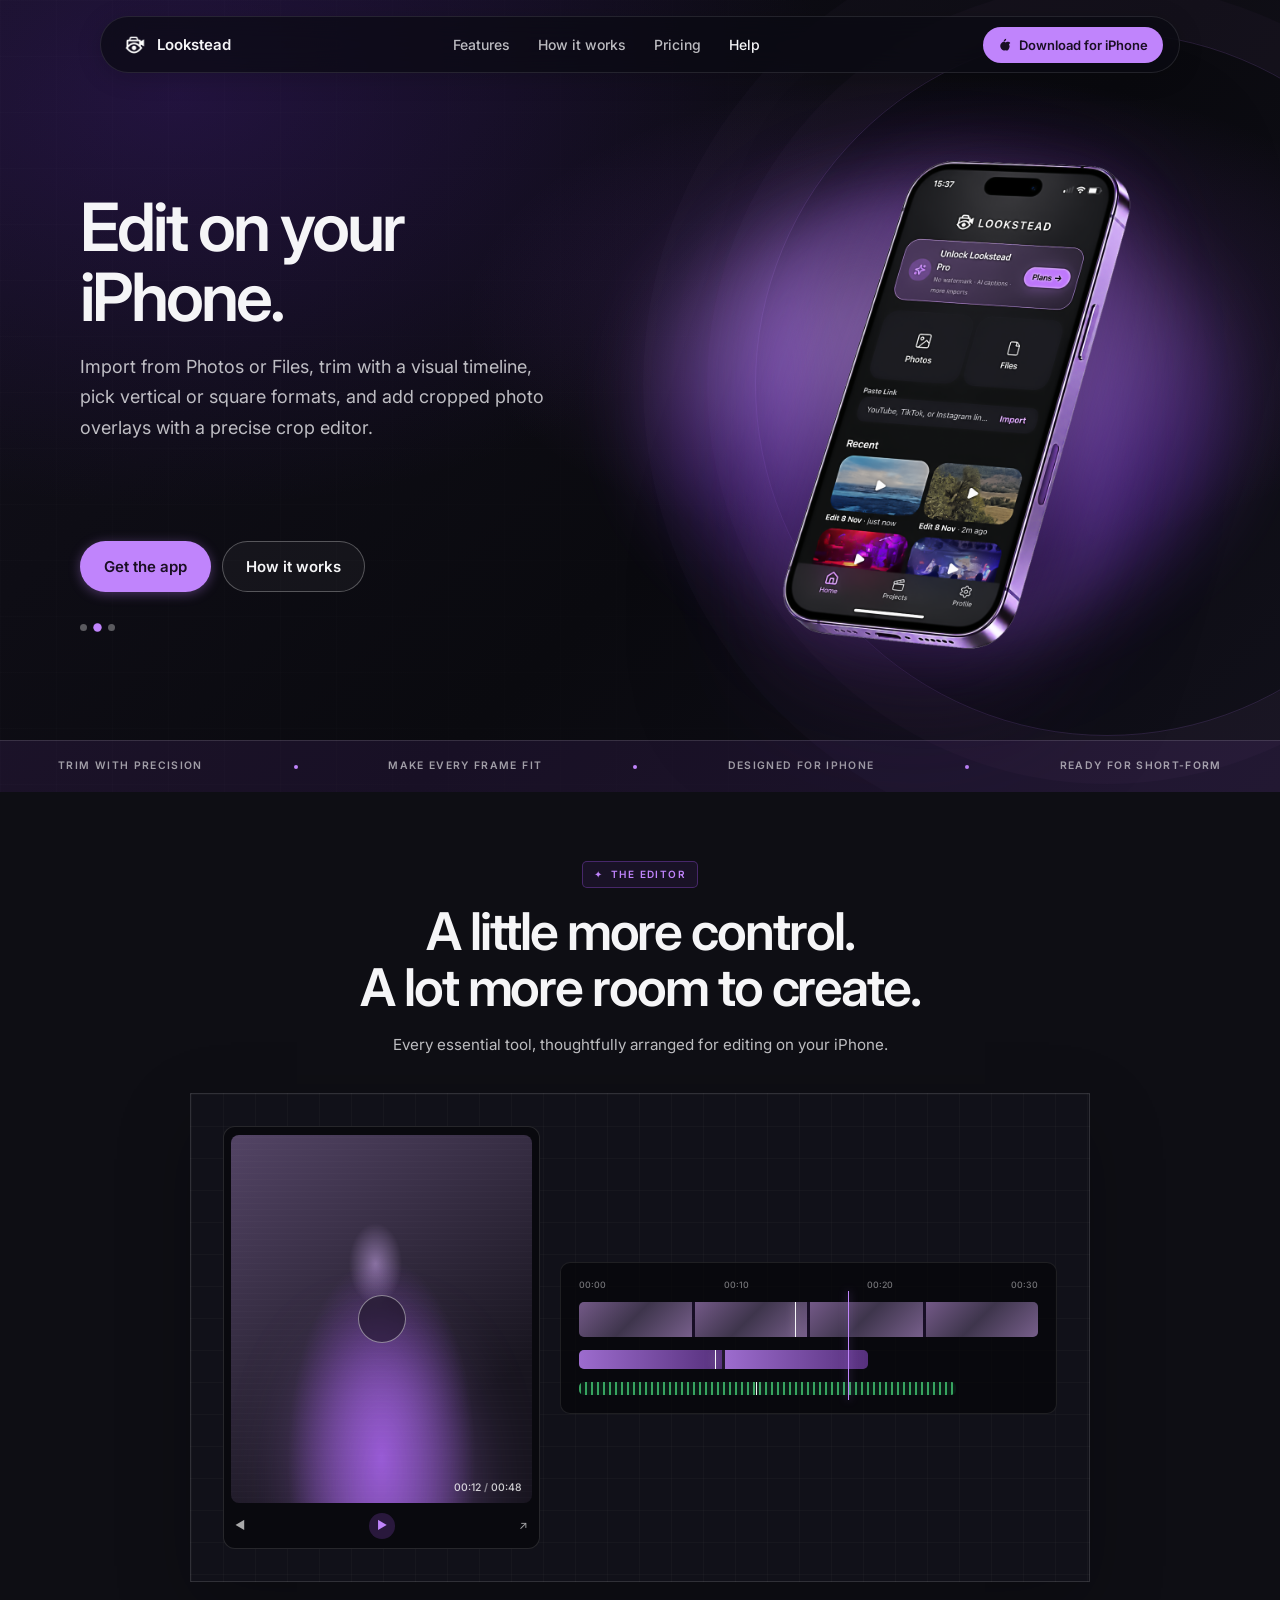
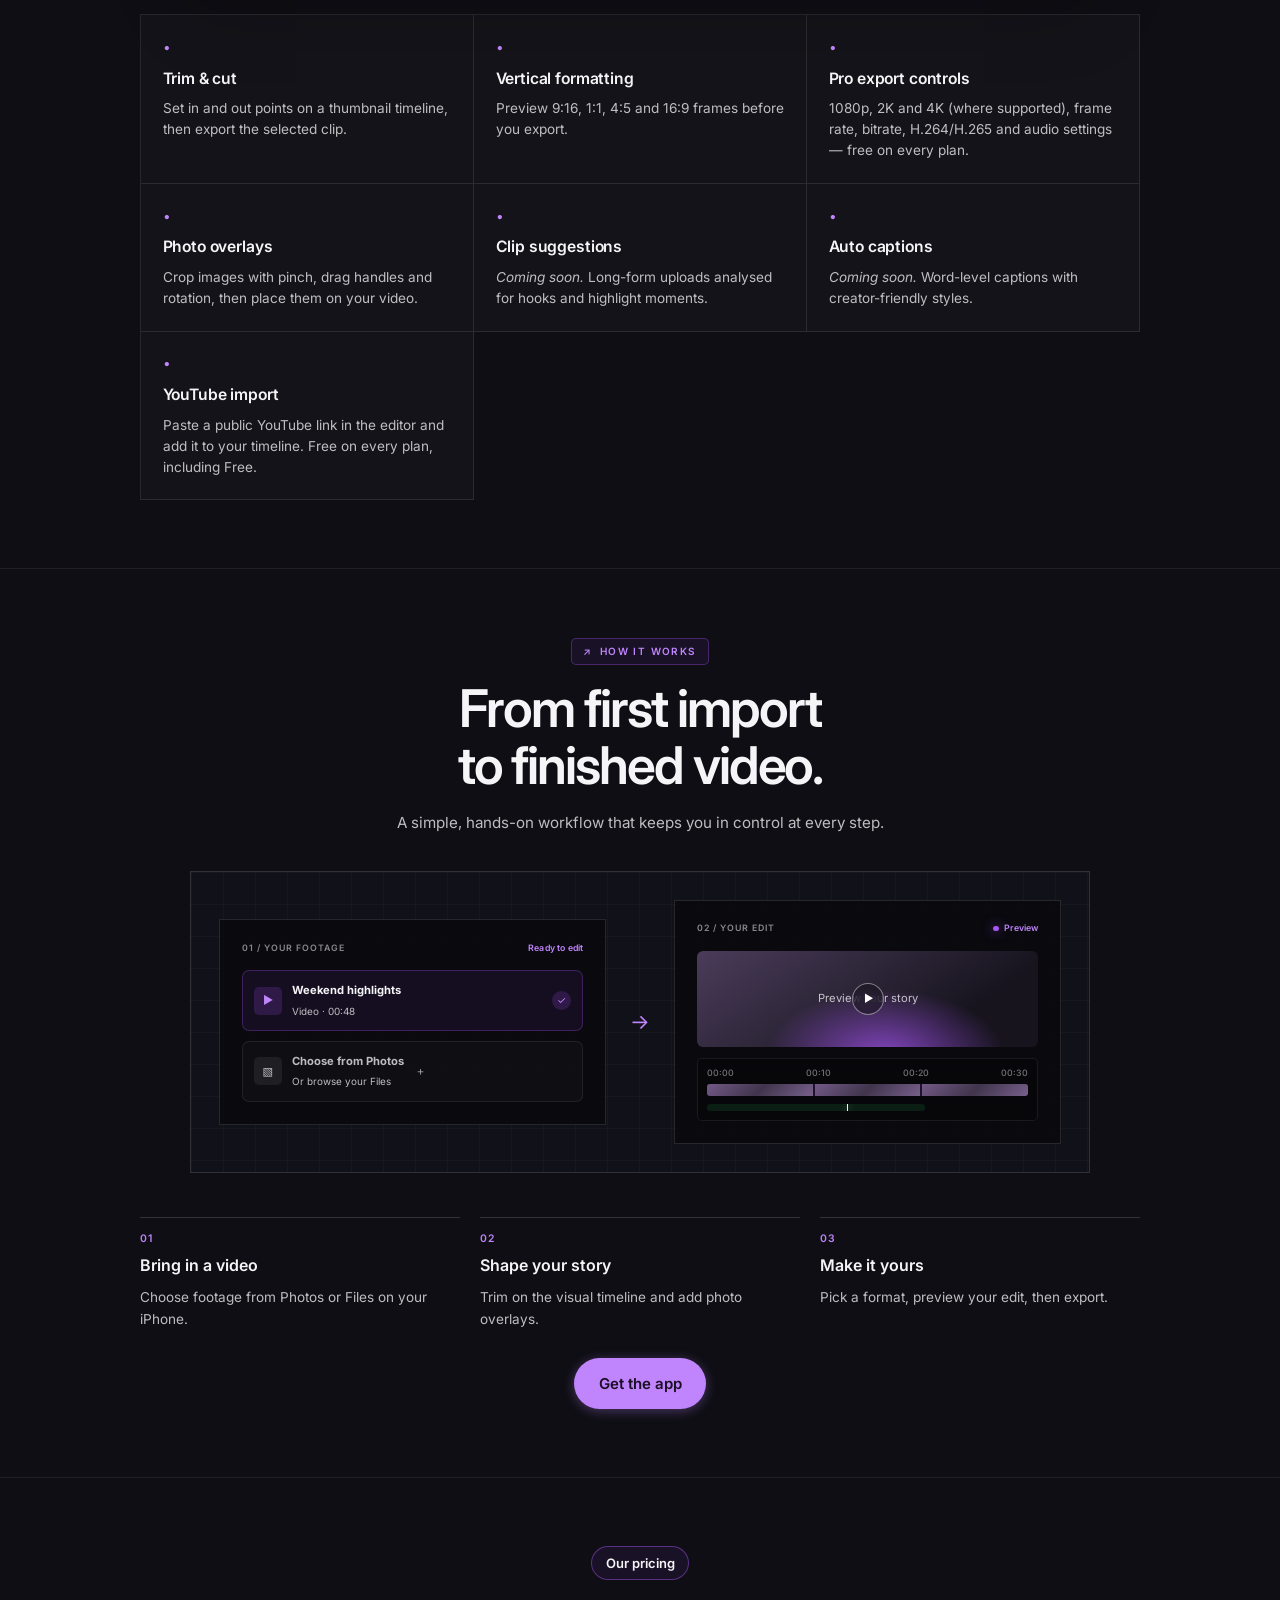
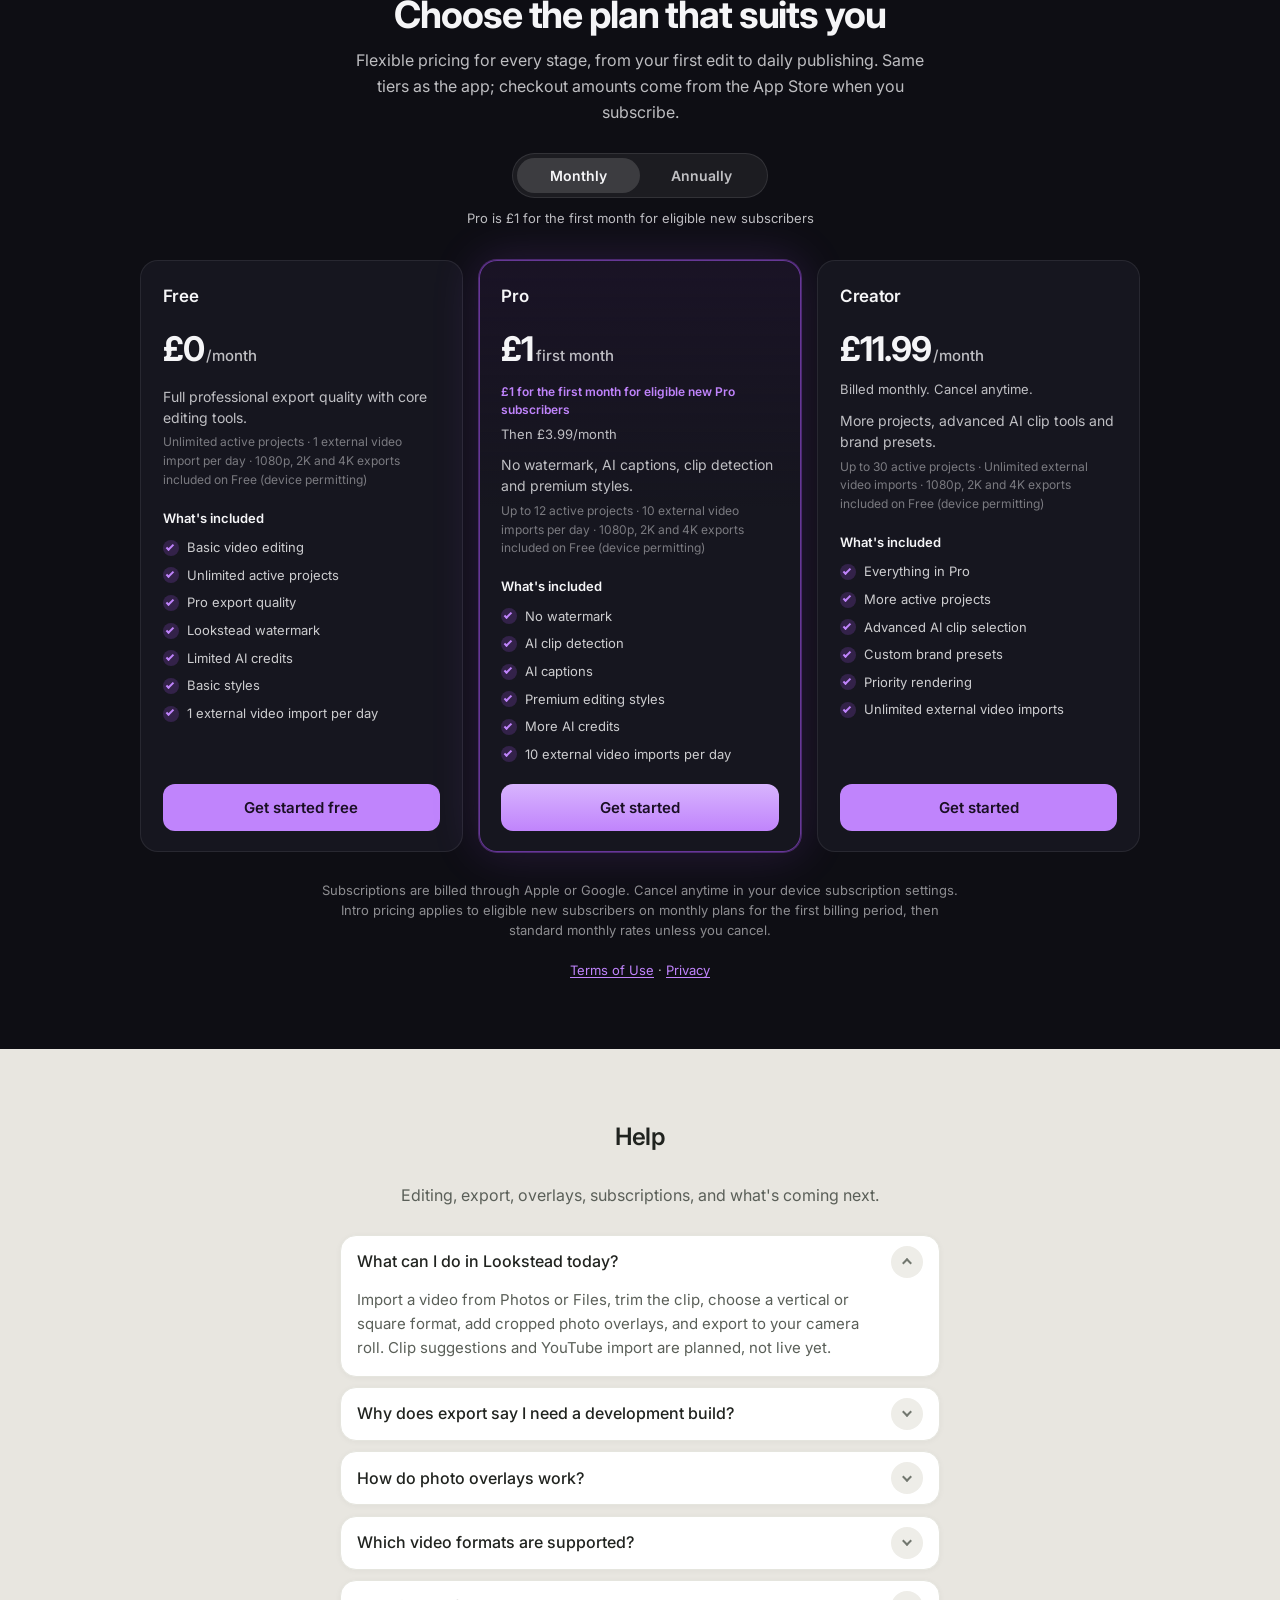
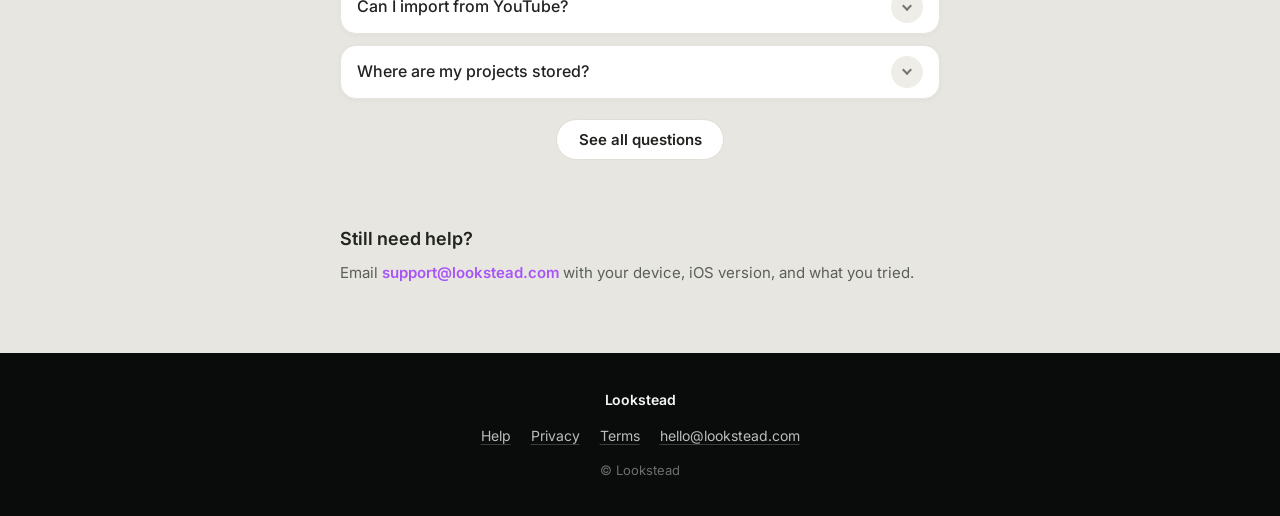
<file: pricing/index.html>
<!DOCTYPE html>
<html lang="en-GB">
  <head>
    <meta charset="utf-8" />
    <meta http-equiv="refresh" content="0; url=/#pricing" />
    <link rel="canonical" href="https://lookstead.com/#pricing" />
    <title>Redirecting…</title>
    <script>
      window.location.replace('/#pricing');
    </script>
  </head>
  <body>
    <p><a href="/#pricing">Go to Pricing on Lookstead</a></p>
  </body>
</html>
</file>
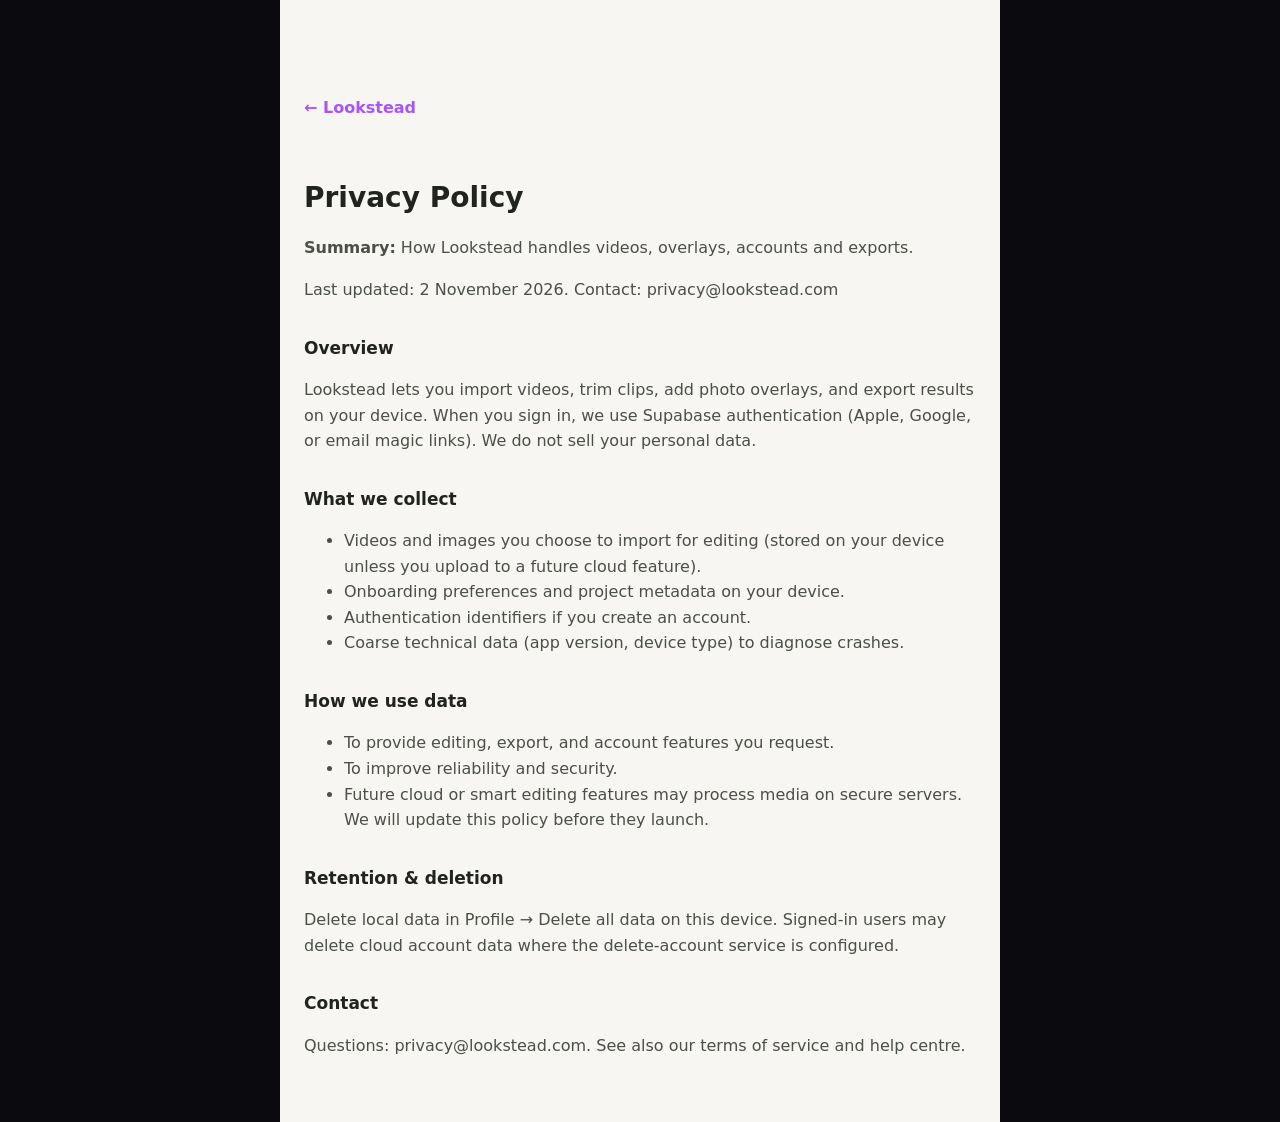
<file: privacy/index.html>
<!DOCTYPE html>
<html lang="en-GB">
  <head>
    <meta charset="utf-8" />
    <meta name="viewport" content="width=device-width, initial-scale=1" />
    <meta
      name="description"
      content="Lookstead privacy policy: videos, photo overlays, Sign in with Apple, account deletion, and device storage." />
    <meta name="robots" content="index, follow" />
    <title>Privacy Policy | Lookstead</title>
    <link rel="stylesheet" href="/styles.css" />
  </head>
  <body>
    <article class="page-legal">
      <a class="back" href="/" title="Back to home">← Lookstead</a>
      <h1>Privacy Policy</h1>
      <p><strong>Summary:</strong> How Lookstead handles videos, overlays, accounts and exports.</p>
      <p>
        Last updated: 2 November 2026. Contact:
        <a href="mailto:privacy@lookstead.com">privacy@lookstead.com</a>
      </p>

      <h2>Overview</h2>
      <p>
        Lookstead lets you import videos, trim clips, add photo overlays, and export results on
        your device. When you sign in, we use Supabase authentication (Apple, Google, or email magic
        links). We do not sell your personal data.
      </p>

      <h2>What we collect</h2>
      <ul>
        <li>Videos and images you choose to import for editing (stored on your device unless you upload to a future cloud feature).</li>
        <li>Onboarding preferences and project metadata on your device.</li>
        <li>Authentication identifiers if you create an account.</li>
        <li>Coarse technical data (app version, device type) to diagnose crashes.</li>
      </ul>

      <h2>How we use data</h2>
      <ul>
        <li>To provide editing, export, and account features you request.</li>
        <li>To improve reliability and security.</li>
        <li>Future cloud or smart editing features may process media on secure servers. We will update this policy before they launch.</li>
      </ul>

      <h2>Retention &amp; deletion</h2>
      <p>
        Delete local data in Profile → Delete all data on this device. Signed-in users may delete cloud
        account data where the delete-account service is configured.
      </p>

      <h2>Contact</h2>
      <p>
        Questions: <a href="mailto:privacy@lookstead.com">privacy@lookstead.com</a>.
        See also our <a href="/terms/">terms of service</a> and <a href="/help/">help centre</a>.
      </p>
    </article>
  </body>
</html>
</file>
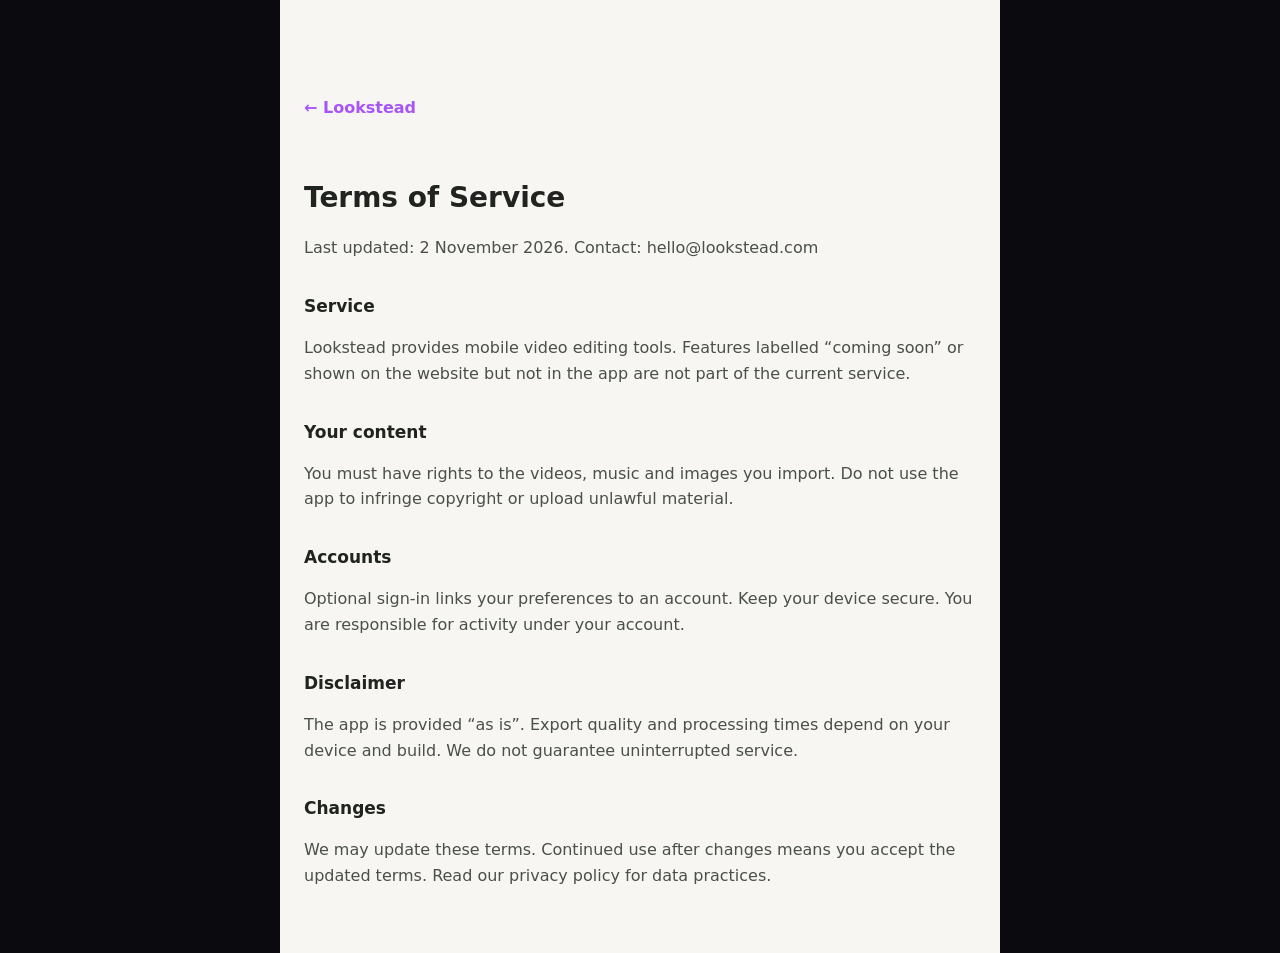
<file: terms/index.html>
<!DOCTYPE html>
<html lang="en-GB">
  <head>
    <meta charset="utf-8" />
    <meta name="viewport" content="width=device-width, initial-scale=1" />
    <meta
      name="description"
      content="Lookstead terms of service: acceptable use, video content, and limitations of the mobile editor." />
    <meta name="robots" content="index, follow" />
    <title>Terms of Service | Lookstead</title>
    <link rel="stylesheet" href="/styles.css" />
  </head>
  <body>
    <article class="page-legal">
      <a class="back" href="/" title="Back to home">← Lookstead</a>
      <h1>Terms of Service</h1>
      <p>
        Last updated: 2 November 2026. Contact:
        <a href="mailto:hello@lookstead.com">hello@lookstead.com</a>
      </p>

      <h2>Service</h2>
      <p>
        Lookstead provides mobile video editing tools. Features labelled “coming soon” or
        shown on the website but not in the app are not part of the current service.
      </p>

      <h2>Your content</h2>
      <p>
        You must have rights to the videos, music and images you import. Do not use the app to infringe
        copyright or upload unlawful material.
      </p>

      <h2>Accounts</h2>
      <p>
        Optional sign-in links your preferences to an account. Keep your device secure. You are
        responsible for activity under your account.
      </p>

      <h2>Disclaimer</h2>
      <p>
        The app is provided “as is”. Export quality and processing times depend on your device and
        build. We do not guarantee uninterrupted service.
      </p>

      <h2>Changes</h2>
      <p>
        We may update these terms. Continued use after changes means you accept the updated terms.
        Read our <a href="/privacy/">privacy policy</a> for data practices.
      </p>
    </article>
  </body>
</html>
</file>
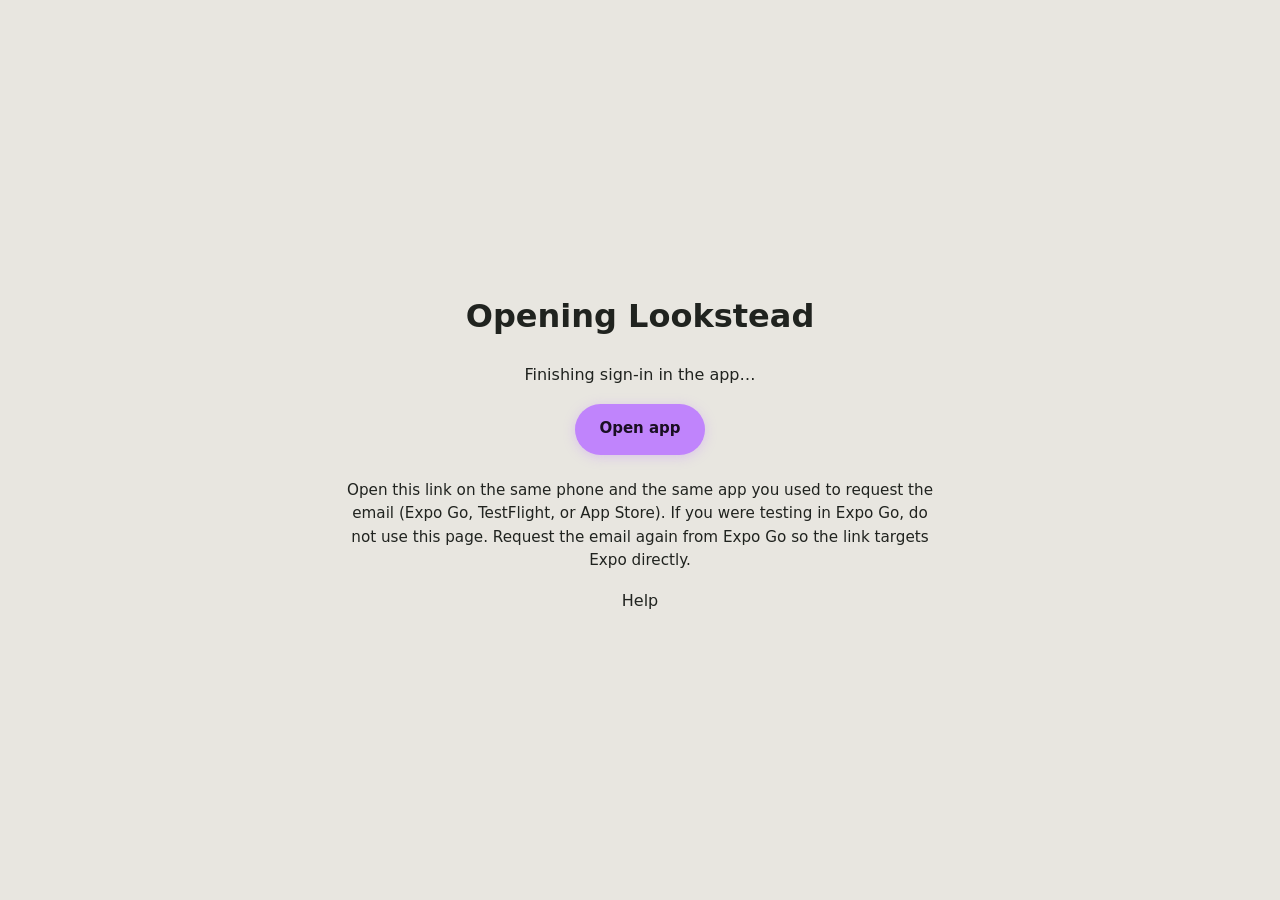
<file: auth/callback/index.html>
<!DOCTYPE html>
<html lang="en-GB">
  <head>
    <meta charset="utf-8" />
    <meta name="viewport" content="width=device-width, initial-scale=1" />
    <meta name="robots" content="noindex, nofollow" />
    <title>Opening Lookstead…</title>
    <link rel="icon" href="/favicon.ico" sizes="48x48" />
    <link rel="icon" href="/assets/icon-48.png" type="image/png" sizes="48x48" />
    <link rel="stylesheet" href="/styles.css" />
    <script src="/assets/auth-redirect.js"></script>
  </head>
  <body>
    <main class="section section-muted" style="min-height: 70vh; display: flex; align-items: center">
      <div class="section-inner narrow center">
        <h1>Opening Lookstead</h1>
        <p id="status">Finishing sign-in in the app…</p>
        <p>
          <a id="open-app" class="btn btn-primary" href="lookstead-editor://callback">Open app</a>
        </p>
        <p class="text-muted" style="margin-top: 1.5rem; font-size: 0.95rem">
          Open this link on the same phone and the same app you used to request the email (Expo Go,
          TestFlight, or App Store). If you were testing in Expo Go, do not use this page. Request the
          email again from Expo Go so the link targets Expo directly.
        </p>
        <p><a href="/help/">Help</a></p>
      </div>
    </main>
    <script>
      (function () {
        var hash = window.location.hash || '';
        var link = document.getElementById('open-app');
        var status = document.getElementById('status');
        if (hash && link) {
          link.href = 'lookstead-editor://callback' + hash;
        }
        if (hash.indexOf('error=') !== -1) {
          status.textContent =
            'Sign-in could not be completed. Request a new email link in the app and try again.';
        }
      })();
    </script>
  </body>
</html>
</file>
<file: styles.css>
:root {
  --bg-dark: #0a0a0f;
  --text: #f5f5f7;
  --text-muted: rgba(245, 245, 247, 0.76);
  --primary: #a855f7;
  --primary-deep: #5b21b6;
  --accent: #c084fc;
  --accent-hover: #d8b4fe;
  --nav-bg: rgba(10, 10, 18, 0.72);
  --nav-border: rgba(255, 255, 255, 0.1);
  --radius-pill: 999px;
  --radius-card: 14px;
  --font: 'Inter', system-ui, -apple-system, 'Segoe UI', sans-serif;
  --hero-image: url('https://images.unsplash.com/photo-1611162616475-46b635cb6868?auto=format&fit=crop&w=2400&q=80');
}

*,
*::before,
*::after {
  box-sizing: border-box;
}

html {
  scroll-behavior: smooth;
  scroll-padding-top: 5.75rem;
}

body {
  margin: 0;
  min-height: 100svh;
  display: flex;
  flex-direction: column;
  font-family: var(--font);
  color: var(--text);
  background: var(--bg-dark);
  line-height: 1.55;
  -webkit-font-smoothing: antialiased;
  text-rendering: optimizeLegibility;
}

main {
  flex: 1;
}

a {
  color: inherit;
  text-decoration: none;
}

.site-header {
  position: fixed;
  top: 0;
  left: 0;
  right: 0;
  z-index: 100;
  padding: 1rem 1.25rem;
  pointer-events: none;
}

.nav-inner {
  pointer-events: auto;
  max-width: 1080px;
  margin: 0 auto;
  display: flex;
  align-items: center;
  gap: 1rem;
  padding: 0.6rem 1rem 0.6rem 1.2rem;
  background: var(--nav-bg);
  backdrop-filter: blur(18px);
  -webkit-backdrop-filter: blur(18px);
  border: 1px solid var(--nav-border);
  border-radius: var(--radius-pill);
  box-shadow: 0 4px 24px rgba(0, 0, 0, 0.18);
}

.brand {
  display: flex;
  align-items: center;
  gap: 0.55rem;
  font-weight: 600;
  font-size: 0.9375rem;
  letter-spacing: -0.01em;
  white-space: nowrap;
}

.brand-mark {
  width: 28px;
  height: 28px;
  border-radius: 8px;
  object-fit: contain;
  flex-shrink: 0;
}

.nav-links {
  display: none;
  flex: 1;
  justify-content: center;
  gap: 1.75rem;
  font-size: 0.875rem;
  font-weight: 500;
  color: var(--text-muted);
}

.nav-links a {
  transition: color 0.15s ease;
}

.nav-links a:hover {
  color: var(--text);
}

.nav-cta {
  margin-left: auto;
  display: inline-flex;
  align-items: center;
  gap: 0.4rem;
  padding: 0.5rem 0.95rem;
  background: var(--accent);
  color: #1a0f24;
  font-size: 0.8125rem;
  font-weight: 600;
  border-radius: var(--radius-pill);
  white-space: nowrap;
  transition: background 0.15s ease;
}

.nav-cta:hover {
  background: var(--accent-hover);
}

.apple {
  width: 14px;
  height: 14px;
  background: currentColor;
  mask: url("data:image/svg+xml,%3Csvg xmlns='http://www.w3.org/2000/svg' viewBox='0 0 384 512'%3E%3Cpath fill='black' d='M318.7 268.7c-.2-36.7 16.4-64.4 50-84.8-18.8-26.9-47.2-41.7-84.7-44.6-35.5-2.8-74.3 20.7-88.5 20.7-15 0-43.1-18.6-63.4-18.6C80.6 142 0 214.3 0 286.3c0 87 70.5 171.7 128.3 171.7 18.5 0 31.5-12.5 53.9-12.5 21.8 0 33.9 12.5 57.2 12.5 58.5 0 102.7-99.6 102.7-168.1-.1-4.4-.4-8.7-1.1-13.1zM192.1 98.2c26.7-32 24.4-61 23.7-71.2-23.1 1.3-50.1 15.4-66.2 32.8-18.2 19.5-28.6 43.4-26.4 68.8 27.9 2.2 56.4-12.7 68.9-30.4z'/%3E%3C/svg%3E")
    center / contain no-repeat;
  -webkit-mask: url("data:image/svg+xml,%3Csvg xmlns='http://www.w3.org/2000/svg' viewBox='0 0 384 512'%3E%3Cpath fill='black' d='M318.7 268.7c-.2-36.7 16.4-64.4 50-84.8-18.8-26.9-47.2-41.7-84.7-44.6-35.5-2.8-74.3 20.7-88.5 20.7-15 0-43.1-18.6-63.4-18.6C80.6 142 0 214.3 0 286.3c0 87 70.5 171.7 128.3 171.7 18.5 0 31.5-12.5 53.9-12.5 21.8 0 33.9 12.5 57.2 12.5 58.5 0 102.7-99.6 102.7-168.1-.1-4.4-.4-8.7-1.1-13.1zM192.1 98.2c26.7-32 24.4-61 23.7-71.2-23.1 1.3-50.1 15.4-66.2 32.8-18.2 19.5-28.6 43.4-26.4 68.8 27.9 2.2 56.4-12.7 68.9-30.4z'/%3E%3C/svg%3E")
    center / contain no-repeat;
}

.hero {
  position: relative;
  min-height: 100svh;
  display: flex;
  flex-direction: column;
  align-items: center;
  justify-content: center;
  text-align: center;
  padding: 6rem 1.5rem 4rem;
  background-image:
    linear-gradient(180deg, rgba(8, 10, 9, 0.55) 0%, rgba(8, 10, 9, 0.82) 100%), var(--hero-image);
  background-size: cover;
  background-position: center 40%;
}

.hero-slides {
  display: grid;
  grid-template-areas: 'stack';
  max-width: 680px;
}

.hero-slide {
  grid-area: stack;
  opacity: 0;
  transform: translateY(10px);
  transition: opacity 0.5s ease, transform 0.5s ease;
  pointer-events: none;
  visibility: hidden;
}

.hero-slide.is-active {
  opacity: 1;
  transform: translateY(0);
  pointer-events: auto;
  visibility: visible;
  z-index: 1;
}

.hero h1,
.hero .hero-headline {
  margin: 0 0 1.125rem;
  font-size: clamp(2rem, 5.5vw, 3.25rem);
  font-weight: 600;
  line-height: 1.12;
  letter-spacing: -0.025em;
}

.hero-lead {
  margin: 0 auto;
  max-width: 34rem;
  font-size: clamp(1rem, 2.1vw, 1.0625rem);
  line-height: 1.6;
  color: var(--text-muted);
  font-weight: 400;
}

.hero-actions {
  display: flex;
  flex-wrap: wrap;
  gap: 0.65rem;
  justify-content: center;
  margin-top: 2rem;
}

.btn {
  display: inline-flex;
  align-items: center;
  justify-content: center;
  padding: 0.8rem 1.45rem;
  font-size: 0.9375rem;
  font-weight: 600;
  border-radius: var(--radius-pill);
  border: 1px solid transparent;
  cursor: pointer;
  transition: background 0.15s ease, border-color 0.15s ease, transform 0.12s ease;
}

.btn:active {
  transform: scale(0.98);
}

.btn-primary {
  background: var(--accent);
  color: #1a0f24;
  box-shadow: 0 2px 12px rgba(192, 132, 252, 0.35);
}

.btn-primary:hover {
  background: var(--accent-hover);
}

.btn-ghost {
  background: rgba(255, 255, 255, 0.04);
  border-color: rgba(255, 255, 255, 0.28);
  color: var(--text);
}

.btn-ghost:hover {
  border-color: rgba(255, 255, 255, 0.45);
  background: rgba(255, 255, 255, 0.08);
}

.btn-lg {
  padding: 0.95rem 1.75rem;
  font-size: 0.9375rem;
}

.hero-dots {
  display: flex;
  gap: 0.45rem;
  margin-top: 2.75rem;
}

.dot {
  width: 7px;
  height: 7px;
  padding: 0;
  border: none;
  border-radius: 50%;
  background: rgba(255, 255, 255, 0.32);
  cursor: pointer;
  transition: background 0.15s ease, transform 0.15s ease;
}

.dot.is-active {
  background: var(--accent);
  transform: scale(1.2);
}

.section {
  padding: 4.25rem 1.5rem;
  background: #f7f6f2;
  color: #20231f;
}

.section-dark {
  background: #161a17;
  color: var(--text);
}

.section-muted {
  background: #e8e6e0;
}

.section-cta {
  background: var(--primary-deep);
  color: var(--text);
}

.section-inner {
  max-width: 1000px;
  margin: 0 auto;
}

.section-inner.narrow {
  max-width: 600px;
}

.section-inner.center {
  text-align: center;
}

.section-label {
  margin: 0 0 1.75rem;
  font-size: 1.5rem;
  font-weight: 600;
  letter-spacing: -0.02em;
}

.feature-grid {
  list-style: none;
  margin: 0;
  padding: 0;
  display: grid;
  grid-template-columns: repeat(auto-fit, minmax(220px, 1fr));
  gap: 1rem;
}

.feature-grid li {
  padding: 1.25rem 1.35rem;
  background: rgba(255, 255, 255, 0.04);
  border: 1px solid rgba(255, 255, 255, 0.08);
  border-radius: var(--radius-card);
}

.feature-grid h2,
.feature-grid h3 {
  margin: 0 0 0.45rem;
  font-size: 1rem;
  font-weight: 600;
  letter-spacing: -0.01em;
}

.feature-grid p {
  margin: 0;
  color: var(--text-muted);
  font-size: 0.9375rem;
  line-height: 1.55;
}

.section:not(.section-dark) .feature-grid p {
  color: #5a5f58;
}

.steps {
  margin: 0;
  padding-left: 1.15rem;
  display: flex;
  flex-direction: column;
  gap: 0.85rem;
  font-size: 1rem;
  line-height: 1.55;
  color: #3d423c;
}

.steps strong {
  font-weight: 600;
  color: #20231f;
}

.steps-on-dark {
  color: var(--text-muted);
}

.steps-on-dark strong {
  color: var(--text);
}

.section-dark .section-label {
  color: var(--text);
}

.section-label-dark {
  color: #20231f;
}

.home-section {
  scroll-margin-top: 5.75rem;
}

.section-cta-row {
  margin: 1.75rem 0 0;
}

.home-help {
  max-width: 640px;
}

.home-help .section-label {
  text-align: center;
}

.home-help .faq-page-lead {
  margin-bottom: 1.75rem;
}

.home-pricing {
  padding-top: 4.25rem;
  padding-bottom: 4.25rem;
}

.home-pricing .section-label {
  margin-bottom: 0.75rem;
}

.page-sub.section-dark {
  background: var(--bg-dark);
  color: var(--text);
}

.page-sub.section-dark .section-label {
  color: var(--text);
}

.pricing-lead {
  color: #4a4f48;
  margin: 0 0 0.25rem;
  font-size: 1rem;
  line-height: 1.6;
}

.pricing-cards {
  display: grid;
  grid-template-columns: repeat(auto-fit, minmax(168px, 1fr));
  gap: 0.85rem;
  margin-top: 1.35rem;
}

.pricing-card {
  background: #faf9f6;
  border-radius: var(--radius-card);
  padding: 1.2rem 1.25rem;
  border: 1px solid #d8d6cf;
}

.pricing-card.highlight {
  border-color: var(--primary);
  background: #fff;
  box-shadow: 0 2px 16px rgba(168, 85, 247, 0.15);
}

.pricing-card h3 {
  margin: 0 0 0.4rem;
  font-size: 1.0625rem;
  font-weight: 600;
}

.pricing-card p {
  margin: 0;
  font-size: 0.875rem;
  line-height: 1.5;
  color: #5a5f58;
}

.section-cta .section-label {
  color: var(--text);
}

.section-cta p {
  color: var(--text-muted);
  line-height: 1.6;
  max-width: 26rem;
  margin-left: auto;
  margin-right: auto;
}

.download-actions {
  display: flex;
  flex-wrap: wrap;
  gap: 0.65rem;
  justify-content: center;
  margin-top: 0.25rem;
}

.btn-ghost-on-dark {
  background: transparent;
  border: 1px solid rgba(255, 255, 255, 0.35);
  color: var(--text);
}

.btn-ghost-on-dark:hover {
  border-color: rgba(255, 255, 255, 0.55);
  background: rgba(255, 255, 255, 0.06);
}

.toast {
  margin: 1rem auto 0;
  max-width: 22rem;
  font-size: 0.8125rem;
  line-height: 1.45;
  color: rgba(247, 246, 242, 0.9);
  background: rgba(0, 0, 0, 0.25);
  padding: 0.5rem 0.85rem;
  border-radius: 8px;
}

.section-cta .fine {
  margin-top: 1.35rem;
  font-size: 0.8125rem;
  line-height: 1.5;
  opacity: 0.88;
  max-width: 26rem;
  margin-left: auto;
  margin-right: auto;
  color: rgba(247, 246, 242, 0.75);
}

.site-footer {
  padding: 2.25rem 1.5rem;
  background: #0a0c0b;
  font-size: 0.875rem;
}

.footer-inner {
  max-width: 1000px;
  margin: 0 auto;
  text-align: center;
}

.brand-footer {
  font-weight: 600;
  display: block;
  margin-bottom: 0.85rem;
  letter-spacing: -0.01em;
}

.footer-links {
  display: flex;
  flex-wrap: wrap;
  justify-content: center;
  gap: 0.75rem 1.25rem;
  margin-bottom: 0.85rem;
  color: var(--text-muted);
}

.footer-links a {
  text-decoration: underline;
  text-decoration-color: rgba(255, 255, 255, 0.2);
  text-underline-offset: 3px;
}

.footer-links a:hover {
  color: var(--text);
  text-decoration-color: rgba(255, 255, 255, 0.45);
}

.copyright {
  margin: 0;
  color: rgba(255, 255, 255, 0.4);
  font-size: 0.8125rem;
}

.page-help-body {
  min-height: 100vh;
  background: linear-gradient(180deg, #f7f6f2 0%, #eef0eb 45%, #f7f6f2 100%);
  color: #20231f;
}

.help-top {
  padding: 1.25rem 1.5rem 0;
  max-width: 640px;
  margin: 0 auto;
}

.help-back {
  display: inline-flex;
  align-items: center;
  gap: 0.5rem;
  font-weight: 600;
  color: var(--primary);
  font-size: 0.9375rem;
}

.help-back-mark {
  width: 24px;
  height: 24px;
  object-fit: contain;
  border-radius: 6px;
}

.page-help {
  padding: 5.5rem 1.5rem 3rem;
  max-width: 640px;
  margin: 0 auto;
}

.faq-page-title {
  margin: 0 0 0.65rem;
  font-size: clamp(1.75rem, 4vw, 2.125rem);
  font-weight: 700;
  letter-spacing: -0.02em;
  text-align: center;
  color: #1a1f1c;
}

.faq-page-lead {
  margin: 0 0 2rem;
  text-align: center;
  color: #5a5f58;
  font-size: 1rem;
  line-height: 1.5;
}

.faq-list {
  display: flex;
  flex-direction: column;
  gap: 0.65rem;
}

.faq-item {
  background: #fff;
  border: 1px solid #e5e5de;
  border-radius: 16px;
  padding: 0 1rem;
  box-shadow: 0 1px 6px rgba(20, 24, 20, 0.04);
}

.faq-question {
  list-style: none;
  display: flex;
  align-items: center;
  gap: 0.75rem;
  min-height: 3.25rem;
  cursor: pointer;
  font-weight: 500;
  font-size: 1rem;
  line-height: 1.35;
  color: #20231f;
}

.faq-question::-webkit-details-marker {
  display: none;
}

.faq-question-text {
  flex: 1;
  padding: 0.75rem 0;
}

.faq-chevron {
  flex-shrink: 0;
  width: 2rem;
  height: 2rem;
  border-radius: 999px;
  background: #eeede8;
  position: relative;
}

.faq-chevron::after {
  content: '';
  position: absolute;
  left: 50%;
  top: 45%;
  width: 7px;
  height: 7px;
  border-right: 2px solid #72776f;
  border-bottom: 2px solid #72776f;
  transform: translate(-50%, -50%) rotate(45deg);
  transition: transform 0.2s ease;
}

.faq-item[open] .faq-chevron::after {
  top: 55%;
  transform: translate(-50%, -50%) rotate(-135deg);
}

.faq-answer {
  margin: 0 0 1rem;
  padding-right: 2.5rem;
  font-size: 0.9375rem;
  line-height: 1.6;
  color: #5a5f58;
}

.faq-see-all {
  display: block;
  margin: 1.25rem auto 0;
  padding: 0.65rem 1.35rem;
  font-size: 0.9375rem;
  font-weight: 600;
  font-family: inherit;
  color: #20231f;
  background: #fff;
  border: 1px solid #e0ded6;
  border-radius: 999px;
  cursor: pointer;
}

.faq-see-all:hover {
  border-color: #c8c6be;
}

.faq-see-all[hidden] {
  display: none;
}

.faq-contact {
  margin-top: 2.5rem;
  padding-top: 1.5rem;
  border-top: 1px solid #e5e5de;
}

.faq-contact-title {
  font-size: 1.125rem;
  font-weight: 600;
  margin: 0 0 0.5rem;
}

.faq-contact p {
  margin: 0;
  line-height: 1.6;
  color: #5a5f58;
  font-size: 0.9375rem;
}

.faq-contact a {
  color: var(--primary);
  font-weight: 600;
}

.page-legal {
  padding: 6rem 1.5rem 3rem;
  max-width: 720px;
  margin: 0 auto;
  color: #20231f;
  background: #f7f6f2;
  min-height: 100vh;
}

.page-legal h1 {
  font-size: 1.75rem;
  font-weight: 600;
  margin-bottom: 0.5rem;
}

.page-legal .back {
  display: inline-block;
  margin-bottom: 2rem;
  color: var(--primary);
  font-weight: 600;
}

.page-legal h2 {
  font-size: 1.0625rem;
  font-weight: 600;
  margin-top: 2rem;
}

.page-legal p,
.page-legal li {
  line-height: 1.6;
  color: #4a4f48;
}

@media (min-width: 768px) {
  .nav-links {
    display: flex;
  }

  .nav-cta {
    margin-left: 0;
  }
}

.nav-links a.nav-link-active {
  color: var(--text);
}

.page-sub {
  padding: 6.5rem 1.5rem 3rem;
  min-height: 70vh;
}

/* Light subpages (legacy markup): body defaults to light-on-dark text — force readable copy */
.page-sub.section-muted {
  background: #e8e6e0;
  color: #20231f;
}

.page-sub.section-muted .section-label,
.page-sub.section-muted h1,
.page-sub.section-muted h2,
.page-sub.section-muted .pricing-lead {
  color: #20231f;
}

.page-sub.section-muted .pricing-card {
  color: #20231f;
}

.page-sub.section-muted .pricing-card h2 {
  color: #20231f;
}

.page-sub .section-inner {
  max-width: 1000px;
  margin: 0 auto;
}

.page-sub .section-inner.narrow {
  max-width: 600px;
}

@media (max-width: 767px) {
  .nav-inner {
    padding-right: 0.75rem;
  }

  .nav-cta span:not(.apple) {
    display: none;
  }

  .nav-cta {
    padding: 0.5rem 0.75rem;
  }
}

/* Pricing page (matches in-app paywall structure) */
.pricing-page {
  background: var(--bg-dark);
  color: var(--text);
  min-height: calc(100svh - 8rem);
  padding-bottom: 4rem;
}

.pricing-page.section-muted {
  background: var(--bg-dark);
  color: var(--text);
}

.pricing-page .section-label {
  color: var(--text);
  margin-bottom: 0.75rem;
}

.pricing-inner-wide {
  max-width: 1120px;
}

.pricing-header {
  margin-bottom: 1.75rem;
}

.pricing-header-centered {
  text-align: center;
  max-width: 36rem;
  margin-left: auto;
  margin-right: auto;
}

.pricing-eyebrow {
  display: inline-block;
  margin: 0 0 0.85rem;
  padding: 0.35rem 0.85rem;
  font-size: 0.8125rem;
  font-weight: 600;
  color: var(--text);
  border: 1px solid rgba(168, 85, 247, 0.45);
  border-radius: var(--radius-pill);
  background: rgba(168, 85, 247, 0.08);
}

.pricing-title {
  margin: 0 0 0.75rem;
  font-size: clamp(1.75rem, 4vw, 2.35rem);
  font-weight: 700;
  letter-spacing: -0.03em;
  line-height: 1.15;
  color: var(--text);
}

.pricing-intro {
  margin: 0;
  font-size: 1rem;
  line-height: 1.6;
  color: var(--text-muted);
}

.billing-toggle {
  margin-bottom: 2rem;
}

.billing-toggle-centered {
  display: flex;
  flex-direction: column;
  align-items: center;
}

.billing-toggle-track {
  display: flex;
  padding: 4px;
  border-radius: var(--radius-pill);
  background: rgba(255, 255, 255, 0.06);
  border: 1px solid rgba(255, 255, 255, 0.1);
}

.billing-toggle-track-compact {
  width: min(100%, 16rem);
}

.billing-segment {
  flex: 1;
  border: none;
  background: transparent;
  color: var(--text-muted);
  font-family: inherit;
  font-size: 0.875rem;
  font-weight: 600;
  padding: 0.55rem 1rem;
  border-radius: var(--radius-pill);
  cursor: pointer;
  transition: background 0.15s ease, color 0.15s ease;
}

.billing-segment.is-active {
  background: rgba(255, 255, 255, 0.14);
  color: var(--text);
}

.billing-hint {
  margin: 0.65rem 0 0;
  font-size: 0.8125rem;
  color: var(--text-muted);
  text-align: center;
}

.plan-list-grid {
  display: grid;
  grid-template-columns: repeat(4, minmax(0, 1fr));
  gap: 1rem;
  align-items: stretch;
}

@media (max-width: 760px) {
  .plan-list-grid {
    grid-template-columns: repeat(2, minmax(0, 1fr));
  }
}

@media (max-width: 560px) {
  .plan-list-grid {
    grid-template-columns: 1fr;
  }
}

.plan-card {
  display: flex;
  flex-direction: column;
  min-height: 100%;
  background: #16161f;
  border: 1px solid rgba(255, 255, 255, 0.08);
  border-radius: 18px;
  padding: 1.35rem 1.35rem 1.25rem;
}

.plan-card-featured {
  border-color: rgba(168, 85, 247, 0.55);
  box-shadow:
    0 0 0 1px rgba(168, 85, 247, 0.35),
    0 0 48px rgba(168, 85, 247, 0.18);
  background: linear-gradient(180deg, rgba(168, 85, 247, 0.08) 0%, #16161f 42%);
}

.plan-title {
  margin: 0;
  font-size: 1.0625rem;
  font-weight: 600;
  letter-spacing: -0.02em;
  color: var(--text);
}

.plan-price-row {
  margin: 0.85rem 0 0;
  display: flex;
  align-items: baseline;
  gap: 0.15rem;
  flex-wrap: wrap;
}

.plan-price-amount {
  font-size: clamp(1.75rem, 3vw, 2.125rem);
  font-weight: 700;
  letter-spacing: -0.03em;
  color: var(--text);
}

.plan-price-period {
  font-size: 0.9375rem;
  font-weight: 500;
  color: var(--text-muted);
}

.plan-price-offer {
  margin: 0.45rem 0 0;
  font-size: 0.75rem;
  font-weight: 600;
  color: var(--accent);
}

.plan-price-after {
  margin: 0.25rem 0 0;
  font-size: 0.8125rem;
  color: var(--text-muted);
}

.plan-price-save {
  margin: 0.45rem 0 0;
  display: inline-block;
  padding: 0.25rem 0.55rem;
  font-size: 0.75rem;
  font-weight: 600;
  color: #ecfccb;
  background: rgba(34, 197, 94, 0.18);
  border: 1px solid rgba(34, 197, 94, 0.35);
  border-radius: 8px;
}

.plan-blurb {
  margin: 0.65rem 0 0;
  font-size: 0.875rem;
  line-height: 1.5;
  color: var(--text-muted);
  min-height: 2.85em;
}

.plan-meta {
  margin: 0.35rem 0 0;
  font-size: 0.75rem;
  color: rgba(245, 245, 247, 0.45);
}

.plan-includes-label {
  margin: 1.15rem 0 0.65rem;
  font-size: 0.8125rem;
  font-weight: 600;
  color: var(--text);
}

.plan-includes-list {
  list-style: none;
  margin: 0;
  padding: 0;
  display: flex;
  flex-direction: column;
  gap: 0.55rem;
  flex: 1;
}

.plan-includes-item {
  display: flex;
  align-items: flex-start;
  gap: 0.5rem;
  font-size: 0.8125rem;
  line-height: 1.45;
  color: rgba(245, 245, 247, 0.82);
}

.plan-check {
  flex-shrink: 0;
  width: 1rem;
  height: 1rem;
  margin-top: 0.1rem;
  border-radius: 50%;
  background: rgba(168, 85, 247, 0.2);
  position: relative;
}

.plan-check::after {
  content: '';
  position: absolute;
  left: 0.32rem;
  top: 0.18rem;
  width: 0.28rem;
  height: 0.48rem;
  border: solid var(--accent);
  border-width: 0 2px 2px 0;
  transform: rotate(45deg);
}

.plan-cta {
  display: block;
  margin-top: 1.25rem;
  width: 100%;
  padding: 0.75rem 1rem;
  text-align: center;
  font-size: 0.9375rem;
  font-weight: 600;
  font-family: inherit;
  color: #1a0f24;
  background: var(--accent);
  border: none;
  border-radius: 12px;
  text-decoration: none;
  transition: background 0.15s ease, transform 0.15s ease;
}

.plan-cta:hover {
  background: var(--accent-hover);
}

.plan-card-featured .plan-cta {
  background: linear-gradient(180deg, #d8b4fe 0%, var(--accent) 100%);
}

.pricing-fine {
  margin: 1.75rem 0 0;
  font-size: 0.8125rem;
  line-height: 1.55;
  color: rgba(245, 245, 247, 0.55);
}

.pricing-fine-centered {
  text-align: center;
  max-width: 40rem;
  margin-left: auto;
  margin-right: auto;
}

.pricing-legal {
  margin: 1.25rem 0 0;
  font-size: 0.8125rem;
  color: var(--text-muted);
}

.pricing-legal-centered {
  text-align: center;
}

.pricing-legal a {
  color: var(--accent);
  text-decoration: underline;
  text-underline-offset: 2px;
}

.pricing-teaser {
  text-align: center;
}

.pricing-teaser-lead {
  margin: 0 auto 1.25rem;
  max-width: 32rem;
  color: var(--text-muted);
  line-height: 1.6;
}

.pricing-teaser-tiers {
  display: flex;
  flex-wrap: wrap;
  justify-content: center;
  gap: 0.5rem;
  margin-bottom: 1.25rem;
}

.pricing-teaser-pill {
  padding: 0.35rem 0.75rem;
  font-size: 0.8125rem;
  font-weight: 600;
  border-radius: var(--radius-pill);
  background: rgba(255, 255, 255, 0.06);
  border: 1px solid rgba(255, 255, 255, 0.1);
  color: var(--text);
}

.pricing-teaser-pill.is-highlight {
  border-color: rgba(168, 85, 247, 0.5);
  background: rgba(168, 85, 247, 0.12);
}

/* Homepage showcase layout */
.hero {
  min-height: min(760px, 92svh);
  align-items: stretch;
  justify-content: flex-start;
  text-align: left;
  padding: 7.5rem 1.5rem 0;
  overflow: hidden;
  isolation: isolate;
  background-color: var(--bg-dark);
  background-image:
    radial-gradient(ellipse at 74% 40%, rgba(168, 85, 247, 0.22), transparent 36%),
    radial-gradient(ellipse at 14% 12%, rgba(91, 33, 182, 0.24), transparent 42%),
    linear-gradient(135deg, #12101b 0%, #0a0a0f 58%, #11101a 100%);
}

.hero::before {
  content: '';
  position: absolute;
  inset: 0;
  z-index: -1;
  opacity: 0.18;
  background-image:
    linear-gradient(rgba(245, 245, 247, 0.07) 1px, transparent 1px),
    linear-gradient(90deg, rgba(245, 245, 247, 0.07) 1px, transparent 1px);
  background-size: 56px 56px;
  mask-image: linear-gradient(90deg, black, transparent 88%);
}

.hero::after {
  content: '';
  position: absolute;
  z-index: -1;
  width: min(55vw, 760px);
  aspect-ratio: 1;
  right: -14%;
  top: 4%;
  border: 1px solid rgba(192, 132, 252, 0.16);
  border-radius: 50%;
  box-shadow:
    0 0 0 48px rgba(192, 132, 252, 0.025),
    0 0 0 112px rgba(192, 132, 252, 0.02);
}

.hero-inner {
  display: grid;
  grid-template-columns: minmax(0, 0.92fr) minmax(0, 1.08fr);
  align-items: center;
  gap: clamp(2rem, 6vw, 5rem);
  width: min(100%, 1120px);
  margin: auto;
  padding: 2rem 0 4.25rem;
}

.hero-content {
  position: relative;
  z-index: 1;
}

.hero-slides {
  display: grid;
  grid-template-areas: 'stack';
  max-width: 640px;
}

.hero h1,
.hero .hero-headline {
  max-width: 12ch;
  margin: 0 0 1.25rem;
  font-size: clamp(2.6rem, 5.2vw, 4.5rem);
  font-weight: 600;
  line-height: 1.04;
  letter-spacing: -0.045em;
}

.hero-lead {
  max-width: 33rem;
  margin: 0;
  font-size: clamp(1rem, 1.55vw, 1.125rem);
  line-height: 1.7;
  color: var(--text-muted);
}

.hero-actions {
  justify-content: flex-start;
  margin-top: 1.75rem;
}

.hero-dots {
  margin-top: 2rem;
}

.hero-art {
  position: relative;
  display: flex;
  justify-content: center;
  align-items: center;
  width: 100%;
  max-width: min(100%, 520px);
  justify-self: end;
  padding: 0;
  border: none;
  background: none;
  box-shadow: none;
  transform: none;
  isolation: isolate;
}

.hero-art::before {
  content: '';
  position: absolute;
  z-index: 0;
  top: 50%;
  left: 50%;
  width: 115%;
  height: 88%;
  translate: -50% -52%;
  border-radius: 50%;
  background:
    radial-gradient(ellipse 72% 58% at 48% 38%, rgba(218, 180, 254, 0.72), transparent 68%),
    radial-gradient(ellipse 88% 72% at 52% 62%, rgba(124, 58, 237, 0.48), transparent 70%),
    radial-gradient(ellipse 100% 85% at 50% 50%, rgba(168, 85, 247, 0.35), transparent 78%);
  filter: blur(36px);
  opacity: 0.95;
  pointer-events: none;
}

.hero-art::after {
  content: '';
  position: absolute;
  z-index: 0;
  top: 50%;
  left: 50%;
  width: 52%;
  height: 68%;
  translate: -50% -48%;
  border-radius: 22%;
  background: radial-gradient(ellipse at 50% 42%, rgba(245, 245, 247, 0.14), transparent 62%);
  filter: blur(22px);
  box-shadow:
    0 0 80px rgba(192, 132, 252, 0.45),
    0 0 140px rgba(124, 58, 237, 0.28);
  pointer-events: none;
}

.hero-mockup {
  position: relative;
  z-index: 1;
  display: block;
  width: 100%;
  height: auto;
  max-height: min(72vh, 640px);
  object-fit: contain;
  filter: drop-shadow(0 32px 72px rgba(0, 0, 0, 0.5)) drop-shadow(0 12px 40px rgba(168, 85, 247, 0.22));
}

.hero-art-frame {
  padding: 0.85rem;
  border: 1px solid rgba(255, 255, 255, 0.1);
  border-radius: 15px;
  background: #11111a;
}

.hero-art-topline,
.workflow-pane-label {
  display: flex;
  justify-content: space-between;
  align-items: center;
  gap: 1rem;
  color: rgba(245, 245, 247, 0.54);
  font: 600 0.625rem/1.4 var(--font);
  letter-spacing: 0.12em;
}

.hero-art-topline {
  justify-content: flex-start;
  padding: 0.15rem 0.1rem 0.8rem;
}

.hero-art-topline span,
.workflow-live i {
  width: 0.45rem;
  height: 0.45rem;
  border-radius: 50%;
  background: #a855f7;
  box-shadow: 0 0 12px rgba(168, 85, 247, 0.8);
}

.hero-art-preview {
  position: relative;
  display: flex;
  align-items: center;
  justify-content: center;
  min-height: clamp(180px, 25vw, 300px);
  overflow: hidden;
  border-radius: 10px;
  background:
    radial-gradient(ellipse at 65% 30%, rgba(218, 180, 254, 0.3), transparent 18%),
    radial-gradient(ellipse at 53% 96%, rgba(168, 85, 247, 0.65), transparent 43%),
    linear-gradient(145deg, #54436f 0%, #292238 43%, #11111a 100%);
}

.hero-art-preview::before,
.editor-showcase-video::before {
  content: '';
  position: absolute;
  inset: 0;
  opacity: 0.38;
  background: repeating-linear-gradient(0deg, transparent 0 5px, rgba(255, 255, 255, 0.08) 6px);
}

.hero-art-play,
.editor-showcase-play,
.workflow-mini-play {
  position: absolute;
  z-index: 1;
  display: grid;
  place-items: center;
  width: 3rem;
  height: 3rem;
  padding-left: 0.2rem;
  border: 1px solid rgba(255, 255, 255, 0.45);
  border-radius: 50%;
  background: rgba(12, 10, 17, 0.45);
  color: #fff;
  backdrop-filter: blur(8px);
}

.hero-art-caption {
  position: absolute;
  right: 7%;
  bottom: 12%;
  color: #fff;
  font-size: clamp(1.1rem, 2.3vw, 1.8rem);
  font-weight: 700;
  line-height: 1.05;
  letter-spacing: -0.04em;
  text-align: right;
  text-shadow: 0 2px 18px rgba(0, 0, 0, 0.45);
}

.hero-art-timeline {
  position: relative;
  display: grid;
  gap: 0.45rem;
  padding: 1rem 0.2rem 0.2rem;
}

.hero-art-track {
  display: block;
  height: 1.1rem;
  border-radius: 4px;
}

.hero-art-track-video {
  width: 100%;
  background: repeating-linear-gradient(90deg, #70548f 0 16%, #483856 16% 17%, #725b88 17% 33%);
}

.hero-art-track-audio {
  width: 74%;
  height: 0.55rem;
  background: linear-gradient(90deg, rgba(192, 132, 252, 0.85), rgba(192, 132, 252, 0.2));
}

.hero-art-playhead {
  position: absolute;
  left: 58%;
  top: 0.65rem;
  width: 1px;
  height: 3.25rem;
  background: #f5f5f7;
  box-shadow: 0 0 8px rgba(255, 255, 255, 0.7);
}

.hero-proof-strip {
  display: flex;
  justify-content: space-around;
  align-items: center;
  gap: 1.4rem;
  min-height: 3.25rem;
  margin: 0 -1.5rem;
  padding: 0.75rem 1.5rem;
  overflow: hidden;
  border-top: 1px solid rgba(255, 255, 255, 0.13);
  background: rgba(168, 85, 247, 0.09);
  color: rgba(245, 245, 247, 0.62);
  font-size: 0.65rem;
  font-weight: 600;
  letter-spacing: 0.13em;
  white-space: nowrap;
}

.hero-proof-strip i {
  width: 0.25rem;
  height: 0.25rem;
  flex: 0 0 auto;
  border-radius: 50%;
  background: var(--accent);
}

.home-section.section-dark {
  position: relative;
  background: #0e0e14;
}

.home-section + .home-section {
  border-top: 1px solid rgba(255, 255, 255, 0.07);
}

.showcase-heading {
  max-width: 42rem;
  margin: 0 auto 2.25rem;
  text-align: center;
}

.section-kicker {
  display: inline-flex;
  align-items: center;
  gap: 0.45rem;
  margin: 0 0 1rem;
  padding: 0.38rem 0.7rem;
  border: 1px solid rgba(168, 85, 247, 0.32);
  border-radius: 5px;
  background: rgba(168, 85, 247, 0.08);
  color: var(--accent);
  font: 600 0.625rem/1.3 var(--font);
  letter-spacing: 0.14em;
}

.showcase-heading h2 {
  margin: 0;
  color: var(--text);
  font-size: clamp(2rem, 4.5vw, 3.25rem);
  font-weight: 600;
  line-height: 1.08;
  letter-spacing: -0.04em;
}

.showcase-heading > p:last-child {
  max-width: 36rem;
  margin: 1rem auto 0;
  color: var(--text-muted);
  font-size: 0.95rem;
  line-height: 1.65;
}

.editor-showcase {
  position: relative;
  display: grid;
  grid-template-columns: 0.78fr 1.22fr;
  align-items: center;
  gap: 1.25rem;
  width: min(100%, 900px);
  margin: 0 auto 2rem;
  padding: clamp(1rem, 3vw, 2rem);
  border: 1px solid rgba(255, 255, 255, 0.13);
  background:
    linear-gradient(rgba(255, 255, 255, 0.025) 1px, transparent 1px),
    linear-gradient(90deg, rgba(255, 255, 255, 0.025) 1px, transparent 1px),
    #111119;
  background-size: 32px 32px;
  box-shadow: 0 25px 70px rgba(0, 0, 0, 0.22);
}

.editor-showcase-screen {
  overflow: hidden;
  padding: 0.45rem;
  border: 1px solid rgba(255, 255, 255, 0.12);
  border-radius: 12px;
  background: #09090e;
}

.editor-showcase-video {
  position: relative;
  display: grid;
  place-items: center;
  aspect-ratio: 9 / 11;
  overflow: hidden;
  border-radius: 8px;
  background:
    radial-gradient(ellipse at 48% 35%, rgba(218, 180, 254, 0.5), transparent 12%),
    radial-gradient(ellipse at 50% 88%, rgba(168, 85, 247, 0.75), transparent 44%),
    linear-gradient(145deg, #534465, #18151f 75%);
}

.editor-showcase-glow {
  position: absolute;
  width: 55%;
  height: 78%;
  bottom: -34%;
  border-radius: 50%;
  background: rgba(192, 132, 252, 0.35);
  filter: blur(35px);
}

.editor-showcase-time {
  position: absolute;
  right: 0.65rem;
  bottom: 0.6rem;
  color: rgba(255, 255, 255, 0.8);
  font: 500 0.65rem/1 var(--font);
}

.editor-showcase-time b {
  color: rgba(255, 255, 255, 0.45);
}

.editor-showcase-controls {
  display: flex;
  justify-content: space-between;
  align-items: center;
  padding: 0.65rem 0.25rem 0.15rem;
  color: rgba(255, 255, 255, 0.65);
  font-size: 0.7rem;
}

.editor-showcase-control-play {
  display: grid;
  place-items: center;
  width: 1.6rem;
  height: 1.6rem;
  border-radius: 50%;
  background: rgba(168, 85, 247, 0.2);
  color: var(--accent);
}

.editor-showcase-timeline {
  position: relative;
  display: grid;
  gap: 0.8rem;
  padding: 1.1rem;
  border: 1px solid rgba(255, 255, 255, 0.09);
  border-radius: 10px;
  background: rgba(6, 6, 10, 0.74);
}

.editor-showcase-ruler,
.workflow-mini-ruler {
  display: flex;
  justify-content: space-between;
  color: rgba(245, 245, 247, 0.45);
  font: 500 0.55rem/1 var(--font);
}

.editor-showcase-track {
  position: relative;
  display: flex;
  gap: 3px;
  height: 2.2rem;
  overflow: hidden;
  border-radius: 5px;
  background: rgba(168, 85, 247, 0.1);
}

.editor-showcase-track i {
  flex: 1;
  background: linear-gradient(135deg, #735987, #3e354c 48%, #775f8b);
}

.editor-showcase-track-overlay {
  width: 63%;
  height: 1.2rem;
  background: rgba(192, 132, 252, 0.12);
}

.editor-showcase-track-overlay i {
  background: linear-gradient(90deg, rgba(192, 132, 252, 0.78), rgba(168, 85, 247, 0.4));
}

.editor-showcase-track-audio {
  width: 82%;
  height: 0.8rem;
  background: rgba(34, 197, 94, 0.1);
}

.editor-showcase-track-audio i {
  background: repeating-linear-gradient(90deg, rgba(74, 222, 128, 0.7) 0 2px, transparent 2px 6px);
}

.editor-showcase-track b,
.workflow-mini-video::after,
.workflow-mini-audio::after {
  position: absolute;
  inset: 0 auto 0 47%;
  width: 1px;
  background: #f5f5f7;
  box-shadow: 0 0 8px rgba(255, 255, 255, 0.6);
}

.editor-showcase-cursor {
  position: absolute;
  top: 1.75rem;
  bottom: 0.8rem;
  left: 58%;
  width: 1px;
  background: var(--accent);
  box-shadow: 0 0 8px rgba(192, 132, 252, 0.7);
}

.feature-grid {
  grid-template-columns: repeat(3, minmax(0, 1fr));
  gap: 0;
  border-top: 1px solid rgba(255, 255, 255, 0.1);
  border-left: 1px solid rgba(255, 255, 255, 0.1);
}

.feature-grid li {
  min-height: 145px;
  padding: 1.35rem;
  border: 0;
  border-right: 1px solid rgba(255, 255, 255, 0.1);
  border-bottom: 1px solid rgba(255, 255, 255, 0.1);
  border-radius: 0;
  background: rgba(255, 255, 255, 0.018);
}

.feature-grid li::before {
  content: '•';
  display: block;
  margin-bottom: 0.55rem;
  color: var(--accent);
  font-size: 0.85rem;
}

.feature-grid h3 {
  font-size: 0.98rem;
}

.feature-grid p {
  font-size: 0.85rem;
}

.workflow-inner {
  max-width: 1000px;
}

.workflow-board {
  display: grid;
  grid-template-columns: 1fr auto 1fr;
  align-items: center;
  gap: clamp(0.75rem, 2vw, 1.5rem);
  max-width: 900px;
  margin: 0 auto 2.75rem;
  padding: clamp(1rem, 3vw, 1.75rem);
  border: 1px solid rgba(255, 255, 255, 0.13);
  background:
    linear-gradient(rgba(255, 255, 255, 0.025) 1px, transparent 1px),
    linear-gradient(90deg, rgba(255, 255, 255, 0.025) 1px, transparent 1px),
    #111119;
  background-size: 32px 32px;
}

.workflow-board-pane {
  min-width: 0;
  padding: clamp(0.8rem, 2vw, 1.35rem);
  border: 1px solid rgba(255, 255, 255, 0.12);
  background: rgba(8, 8, 13, 0.82);
}

.workflow-pane-label {
  margin-bottom: 1rem;
  font-size: 0.55rem;
}

.workflow-pane-label > span:last-child {
  color: var(--accent);
  letter-spacing: 0.02em;
}

.workflow-source-card {
  display: flex;
  align-items: center;
  gap: 0.65rem;
  margin-top: 0.6rem;
  padding: 0.7rem;
  border: 1px solid rgba(168, 85, 247, 0.28);
  border-radius: 7px;
  background: rgba(168, 85, 247, 0.08);
  color: var(--text);
  font-size: 0.7rem;
}

.workflow-source-card > span:nth-child(2) {
  display: grid;
  gap: 0.25rem;
  min-width: 0;
}

.workflow-source-card small {
  color: var(--text-muted);
  font-size: 0.62rem;
}

.workflow-source-icon,
.workflow-source-check {
  display: grid;
  place-items: center;
  width: 1.75rem;
  height: 1.75rem;
  flex: 0 0 auto;
  border-radius: 5px;
  background: rgba(168, 85, 247, 0.18);
  color: var(--accent);
}

.workflow-source-check {
  margin-left: auto;
  width: 1.2rem;
  height: 1.2rem;
  border-radius: 50%;
  font-size: 0.65rem;
}

.workflow-source-card-muted {
  border-color: rgba(255, 255, 255, 0.08);
  background: rgba(255, 255, 255, 0.025);
  color: var(--text-muted);
}

.workflow-source-card-muted .workflow-source-icon {
  background: rgba(255, 255, 255, 0.07);
  color: var(--text-muted);
}

.workflow-board-arrow {
  color: var(--accent);
  font-size: 1.3rem;
}

.workflow-live {
  display: inline-flex;
  align-items: center;
  gap: 0.35rem;
}

.workflow-live i {
  width: 0.35rem;
  height: 0.35rem;
}

.workflow-mini-preview {
  position: relative;
  display: grid;
  place-items: center;
  min-height: 6rem;
  overflow: hidden;
  border-radius: 6px;
  background:
    radial-gradient(ellipse at 55% 110%, rgba(168, 85, 247, 0.75), transparent 45%),
    linear-gradient(145deg, #4a3c5a, #17141e 75%);
  color: rgba(255, 255, 255, 0.72);
  font-size: 0.7rem;
}

.workflow-mini-play {
  width: 2rem;
  height: 2rem;
  font-size: 0.65rem;
}

.workflow-mini-timeline {
  display: grid;
  gap: 0.45rem;
  margin-top: 0.7rem;
  padding: 0.6rem;
  border: 1px solid rgba(255, 255, 255, 0.08);
  border-radius: 5px;
  background: rgba(0, 0, 0, 0.22);
}

.workflow-mini-ruler i {
  font-style: normal;
}

.workflow-mini-video,
.workflow-mini-audio {
  position: relative;
  display: flex;
  gap: 2px;
  height: 0.75rem;
  overflow: hidden;
  border-radius: 3px;
  background: rgba(168, 85, 247, 0.14);
}

.workflow-mini-video i {
  flex: 1;
  background: linear-gradient(135deg, #735987, #40354c 50%, #775f8b);
}

.workflow-mini-audio {
  width: 68%;
  height: 0.45rem;
  background: rgba(34, 197, 94, 0.12);
}

.workflow-mini-audio::after {
  content: '';
  left: 64%;
}

.workflow-steps {
  display: grid;
  grid-template-columns: repeat(3, minmax(0, 1fr));
  gap: 1.25rem;
  margin: 0;
  padding: 0;
  list-style: none;
}

.workflow-steps li {
  display: flex;
  flex-direction: column;
  gap: 0.55rem;
  padding-top: 1rem;
  border-top: 1px solid rgba(255, 255, 255, 0.15);
}

.workflow-steps li > span {
  color: var(--accent);
  font: 600 0.65rem/1 var(--font);
  letter-spacing: 0.12em;
}

.workflow-steps strong {
  color: var(--text);
  font-size: 1rem;
}

.workflow-steps p {
  margin: 0;
  color: var(--text-muted);
  font-size: 0.85rem;
  line-height: 1.6;
}

.workflow-inner .section-cta-row {
  text-align: center;
}

.pricing-inner-wide {
  width: min(100%, 1120px);
  margin-right: auto;
  margin-left: auto;
}

.plan-list-grid {
  grid-template-columns: repeat(3, minmax(0, 1fr));
  width: min(100%, 1000px);
  margin-right: auto;
  margin-left: auto;
}

@media (max-width: 760px) {
  .plan-list-grid {
    grid-template-columns: repeat(2, minmax(0, 1fr));
  }

  .plan-card:last-child:nth-child(odd) {
    grid-column: 1 / -1;
    width: calc(50% - 0.5rem);
    justify-self: center;
  }
}

@media (max-width: 800px) {
  .hero {
    min-height: auto;
    padding-top: 7rem;
  }

  .hero-inner {
    grid-template-columns: 1fr;
    gap: 2.5rem;
    padding-top: 2rem;
    padding-bottom: 2.5rem;
  }

  .hero-art {
    justify-self: center;
    width: min(100%, 540px);
  }

  .hero-mockup {
    max-height: min(56vh, 520px);
  }

  .hero-proof-strip {
    justify-content: flex-start;
    overflow-x: auto;
  }

  .editor-showcase {
    width: min(100%, 680px);
  }
}

@media (max-width: 640px) {
  .nav-cta {
    width: 2.5rem;
    height: 2.5rem;
    justify-content: center;
    padding: 0;
    font-size: 0;
  }

  .hero {
    padding-right: 1.1rem;
    padding-left: 1.1rem;
  }

  .hero h1,
  .hero .hero-headline {
    font-size: clamp(2.5rem, 12vw, 3.5rem);
  }

  .hero-mockup {
    max-height: min(50vh, 440px);
  }

  .section {
    padding: 3.5rem 1.1rem;
  }

  .showcase-heading {
    margin-bottom: 1.6rem;
  }

  .showcase-heading h2 {
    font-size: clamp(1.9rem, 9vw, 2.6rem);
  }

  .editor-showcase {
    grid-template-columns: minmax(0, 0.72fr) minmax(0, 1.28fr);
    gap: 0.65rem;
    padding: 0.65rem;
  }

  .editor-showcase-timeline {
    gap: 0.55rem;
    padding: 0.6rem;
  }

  .editor-showcase-track {
    height: 1.5rem;
  }

  .editor-showcase-track-overlay {
    height: 0.9rem;
  }

  .editor-showcase-track-audio {
    height: 0.6rem;
  }

  .editor-showcase-cursor {
    top: 1.25rem;
    bottom: 0.6rem;
  }

  .feature-grid {
    grid-template-columns: repeat(2, minmax(0, 1fr));
  }

  .feature-grid li {
    min-height: 155px;
    padding: 1rem;
  }

  .workflow-board {
    gap: 0.5rem;
    padding: 0.6rem;
  }

  .workflow-board-pane {
    padding: 0.65rem;
  }

  .workflow-pane-label {
    font-size: 0.48rem;
  }

  .workflow-source-card {
    gap: 0.4rem;
    padding: 0.5rem;
    font-size: 0.62rem;
  }

  .workflow-source-icon {
    width: 1.4rem;
    height: 1.4rem;
  }

  .workflow-source-check {
    display: none;
  }

  .workflow-mini-preview {
    min-height: 4.8rem;
  }

  .workflow-steps {
    gap: 0.8rem;
  }

  .workflow-steps strong {
    font-size: 0.9rem;
  }

  .workflow-steps p {
    font-size: 0.78rem;
  }

  .plan-list-grid {
    grid-template-columns: 1fr;
  }

  .plan-card:last-child:nth-child(odd) {
    grid-column: auto;
    width: auto;
  }
}

@media (max-width: 420px) {
  .hero-slides {
    min-height: 260px;
  }

  .editor-showcase {
    grid-template-columns: 1fr;
  }

  .editor-showcase-screen {
    width: min(60%, 220px);
    margin: 0 auto;
  }

  .editor-showcase-video {
    aspect-ratio: 1 / 1;
  }

  .feature-grid {
    grid-template-columns: 1fr;
  }

  .feature-grid li {
    min-height: auto;
  }

  .workflow-board {
    grid-template-columns: 1fr;
  }

  .workflow-board-arrow {
    justify-self: center;
    transform: rotate(90deg);
  }

  .workflow-steps {
    grid-template-columns: 1fr;
  }
}

@media (prefers-reduced-motion: reduce) {
  .hero-art {
    transform: none;
  }
}
</file>
